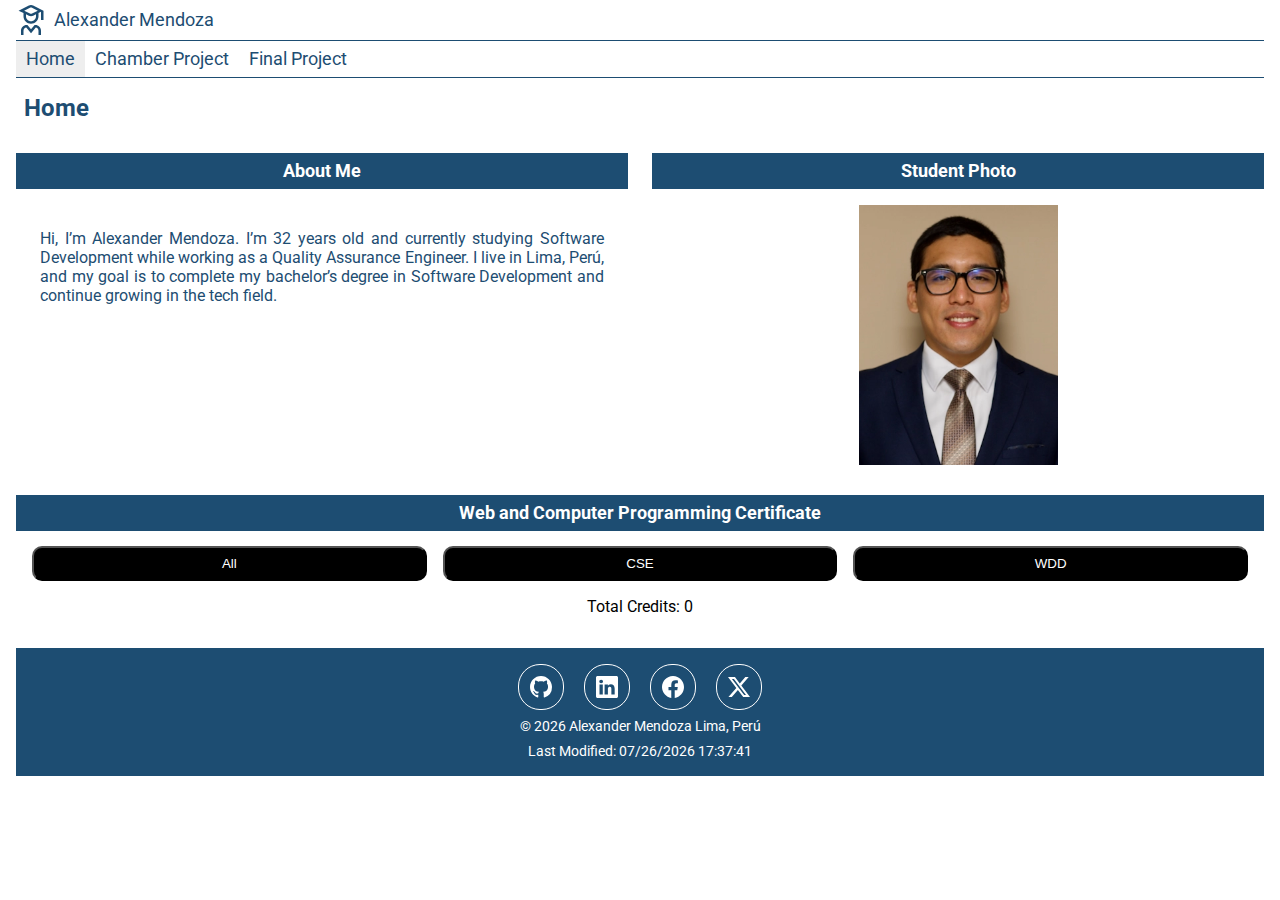
<file: index.html>
<!DOCTYPE html>
<html lang="en">

<head>
    <meta charset="UTF-8">
    <meta name="viewport" content="width=device-width, initial-scale=1.0">
    <title>Course Home Page</title>
    <meta name="author" content="Alexander Mendoza">
    <meta name="description" content="This is the home page for the WDD231">
    <link rel="preconnect" href="https://fonts.googleapis.com">
    <link rel="preconnect" href="https://fonts.gstatic.com" crossorigin>
    <link href="https://fonts.googleapis.com/css2?family=Roboto:ital,wght@0,100..900;1,100..900&display=swap"
        rel="stylesheet">
    <link rel="stylesheet" href="styles/small.css">
    <link rel="stylesheet" href="styles/larger.css">
    <script src="scripts/navigation.js" defer></script>
    <script src="scripts/courses.js" defer></script>
    <script src="scripts/dates.js" defer></script>
</head>

<body>
    <header>
        <img src="images/user-graduate.svg" alt="profile-picture">
        <span>Alexander Mendoza</span>
        <button id="menu" class="menu"></button>
    </header>
    <nav id="nav-bar" class="navigation">
        <ul>
            <li class="current"><a href="#">Home</a></li>
            <li><a href="#">Chamber Project</a></li>
            <li><a href="#">Final Project</a></li>
        </ul>
    </nav>
    <main>
        <h1>Home</h1>
        <div class="cards">
        <div class="about-me">
            <h2>About Me</h2>
            <p>Hi, I’m Alexander Mendoza. I’m 32 years old and currently studying Software Development while working as a
                Quality
                Assurance Engineer. I live in Lima, Perú, and my goal is to complete my bachelor’s degree in Software
                Development and
                continue growing in the tech field. </p>
        </div>
        <div class="photo">
            <h2>Student Photo</h2>
            <img src="images/latest.webp" alt="Lima, Perú">
        </div>
        <div class="certificate">
            <h2>Web and Computer Programming Certificate</h2>
            <div class="filters">
                <button id="all-courses">All</button>
                <button id="cse-courses">CSE</button>
                <button id="wdd-courses">WDD</button>
            </div>
            <p id="total-credits">Total Credits: 0</p>
            <div class="courses"></div>
        </div>
        </div>
    </main>
    <footer>
        <div class="social">
            <a href="https://github.com/AlexM2111V/wdd231" target="_blank"><img src="images/github.svg" alt="github" width="16" height="16"></a>
            <a href="https://www.linkedin.com/in/alexander-mendoza-v" target="_blank"><img src="images/linkedin.svg" alt="linkedin" width="16" height="16"></a>
            <a href="https://facebook.com" target="_blank"><img src="images/facebook.svg" alt="facebook" width="16" height="16"></a>
            <a href="https://x.com/" target="_blank"><img src="images/twitter-x.svg" alt="twitter" width="16" height="16"></a>
        </div>
        <p>&copy; <span id="currentYear"></span> Alexander Mendoza Lima, Perú</p>
        <p id="lastModified"></p>
    </footer>
</body>
</html>
</file>
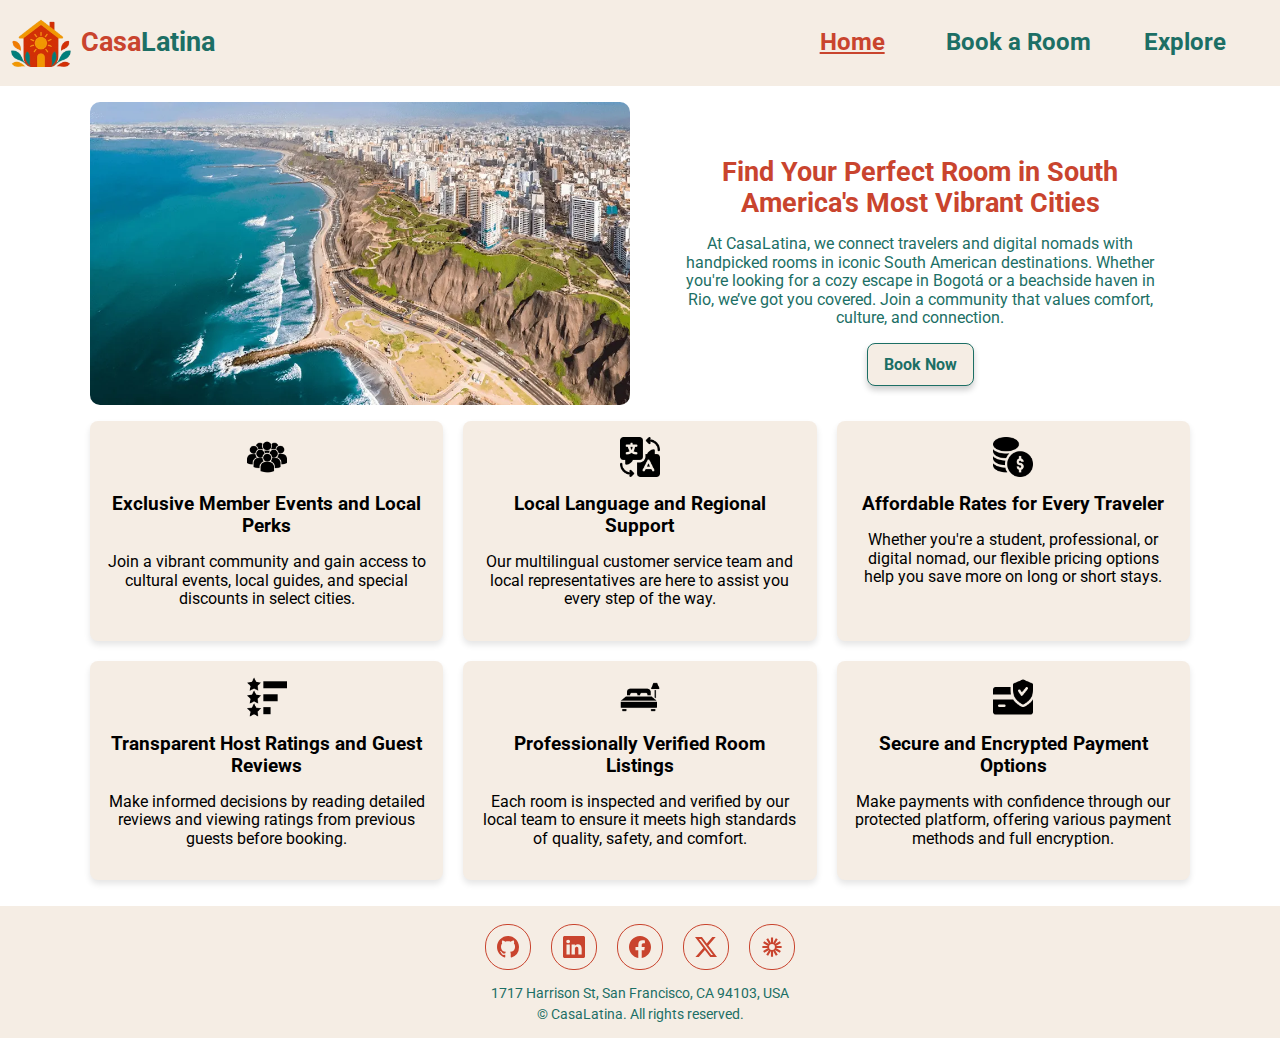
<file: finalproject/index.html>
<!DOCTYPE html>
<html lang="en-US">

<head>
    <meta charset="UTF-8">
    <meta name="viewport" content="width=device-width, initial-scale=1.0">
    <title>Casa Latina Home page</title>
    <meta name="author" content="Alexander Mendoza">
    <meta name="description"
        content="This is the home page for the Casa Latina website, which is the final project in the WDD231 course.">
    <meta property="og:title" content="Casa Latina Home Page">
    <meta property="og:description"
        content="Casa Latina celebrates Latin American culture, cuisine, and community. Discover authentic recipes, cultural stories, and events that bring people together through shared heritage.">
    <meta property="og:url" content="https://alexm2111v.github.io/wdd231/finalproject/index.html">
    <meta property="og:image" content="https://alexm2111v.github.io/wdd231/finalproject/images/hero.webp">
    <meta property="og:type" content="website">
    <link rel="icon" href="images/favicon.png" type="image/png" sizes="32x32">
    <link rel="preconnect" href="https://fonts.googleapis.com">
    <link rel="preconnect" href="https://fonts.gstatic.com" crossorigin>
    <link href="https://fonts.googleapis.com/css2?family=Roboto:ital,wght@0,100..900;1,100..900&display=swap"
        rel="stylesheet">
    <link rel="stylesheet" href="styles/normalize.css">
    <link rel="stylesheet" href="styles/common.css">
    <link rel="stylesheet" href="styles/home.css">
    <script src="scripts/common.js" defer></script>
    <script src="scripts/home.js" defer></script>
</head>

<body>
    <header>
        <img src="images/logo.webp" alt="profile-picture">
        <p><span class="casa">Casa</span><span class="latina">Latina</span></p>
        <button id="menu" aria-label="Open main menu"></button>
        <nav id="nav-bar" class="navigation">
            <ul>
                <li><a id="current" href="index.html">Home</a></li>
                <li><a href="booking.html">Book a Room</a></li>
                <li><a href="explore.html">Explore</a></li>
            </ul>
        </nav>
    </header>
    <main>
        <div class="hero">
            <picture>
                <source srcset="images/hero-small.webp" media="(max-width: 600px)">
                <img id="hero" src="images/hero.webp" alt="lima-main-square" loading="lazy">
            </picture>
            <div class="info">
                <h1>Find Your Perfect Room in South America's Most Vibrant Cities</h1>
                <p>At CasaLatina, we connect travelers and digital nomads with handpicked rooms in iconic South American
                    destinations.
                    Whether you're looking for a cozy escape in Bogotá or a beachside haven in Rio, we’ve got you
                    covered. Join a
                    community that values comfort, culture, and connection.</p>
                <a href="booking.html" class="cta-button">Book Now</a>
            </div>
        </div>
        <div id="spotlight"></div>
    </main>
    <footer>
        <div class="social">
            <a href="https://github.com/AlexM2111V/wdd231" target="_blank"><img src="images/github.svg"
                    alt="github page" width="16" height="16" loading="lazy"></a>
            <a href="https://www.linkedin.com/in/alexander-mendoza-v" target="_blank"><img src="images/linkedin.svg"
                    alt="linkedin" width="16" height="16" loading="lazy"></a>
            <a href="https://facebook.com" target="_blank"><img src="images/facebook.svg" alt="facebook" width="16"
                    height="16" loading="lazy"></a>
            <a href="https://x.com/" target="_blank"><img src="images/twitter-x.svg" alt="twitter" width="16"
                    height="16" loading="lazy"></a>
            <a href="https://www.loom.com/share/fa4e63a72225462d8ed4d83ad3f8f2f5?sid=cd1b5674-4c20-4e90-8561-b5487fa38b35" target="_blank"><img src="images/loom.svg" alt="twitter" width="16" height="16"
                    loading="lazy"></a>
        </div>
        <p>1717 Harrison St, San Francisco, CA 94103, USA</p>
        <p>&copy; <span id="currentYear"></span> CasaLatina. All rights reserved.</p>
        <p id="lastModified"></p>
    </footer>
</body>

</html>
</file>
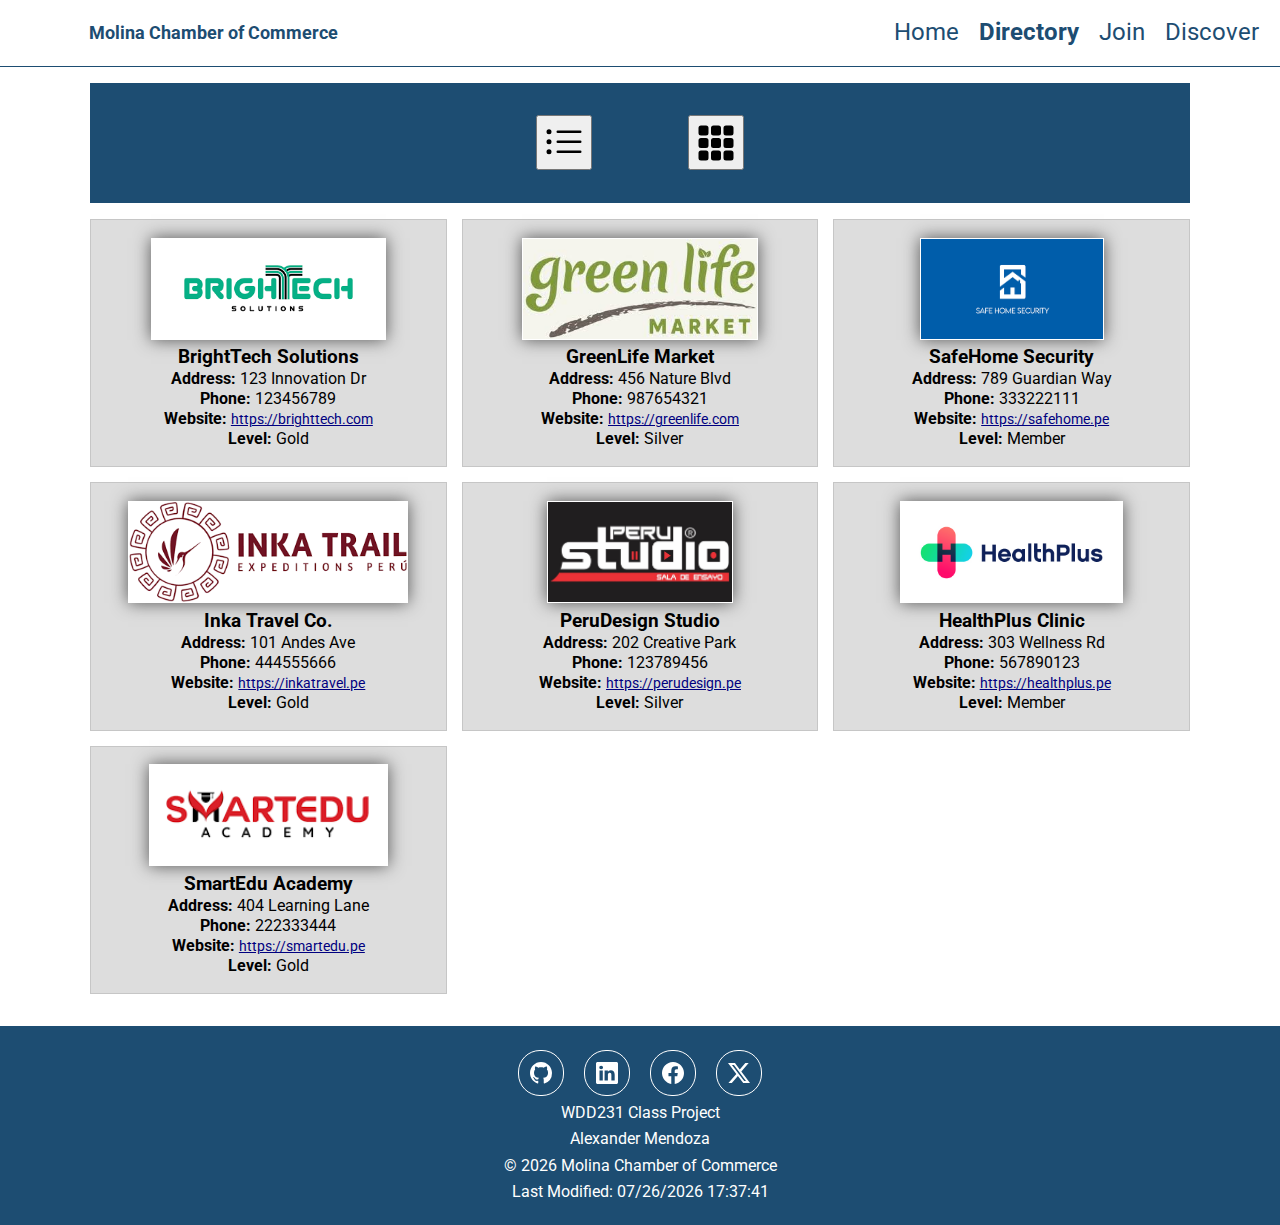
<file: chamber/directory.html>
<!DOCTYPE html>
<html lang="en">

<head>
    <meta charset="UTF-8">
    <meta name="viewport" content="width=device-width, initial-scale=1.0">
    <title>Chamber Directory Page - Alexander Mendoza</title>
    <meta name="author" content="Alexander Mendoza">
    <meta name="description"
        content="This is the chamber directory page for the Chamber of Commerce project in the WDD231 course.">
    <meta property="og:title" content="Chamber Directory - Alexander Mendoza">
    <meta property="og:description"
        content="Explore our Chamber of Commerce Member Directory — connect with trusted local businesses and service providers in your community.">
    <meta property="og:url" content="https://alexm2111v.github.io/wdd231/chamber/directory.html">
    <meta property="og:image" content="https://alexm2111v.github.io/wdd231/chamber/images/meta-image.png">
    <meta property="og:type" content="website">
    <link rel="icon" href="favicon.ico" type="image/x-icon">
    <link rel="preconnect" href="https://fonts.googleapis.com">
    <link rel="preconnect" href="https://fonts.gstatic.com" crossorigin>
    <link href="https://fonts.googleapis.com/css2?family=Roboto:ital,wght@0,100..900;1,100..900&display=swap"
        rel="stylesheet">
    <link rel="stylesheet" href="styles/normalize.css">
    <link rel="stylesheet" href="styles/small.css">
    <link rel="stylesheet" href="styles/larger.css">
    <script src="scripts/directory.js" defer></script>
</head>

<body>
    <header>
        <img src="../chamber/images/logo.svg" alt="profile-picture">
        <h1>Molina Chamber of Commerce</h1>
        <button id="menu" class="menu" aria-label="Open main menu"></button>
        <nav id="nav-bar" class="navigation">
            <ul>
                <li><a href="../index.html">Home</a></li>
                <li><a class="current" href="#">Directory</a></li>
                <li><a href="../join.html">Join</a></li>
                <li><a href="../discover.html">Discover</a></li>
            </ul>
        </nav>
    </header>
    <main>
        <div class="buttons">
            <button id="list">
                <img src="../chamber/images/list.svg" alt="list icon" width="24" height="24">
            </button>
            <button id="grid">
                <img src="../chamber/images/grid.svg" alt="grid icon" width="24" height="24">
            </button>
        </div>
        <article class="grid"></article>
    </main>
    <footer>
        <div class="social">
            <a href="https://github.com/AlexM2111V/wdd231" target="_blank"><img src="images/github.svg"
                    alt="github page" width="16" height="16"></a>
            <a href="https://www.linkedin.com/in/alexander-mendoza-v" target="_blank"><img src="images/linkedin.svg"
                    alt="linkedin" width="16" height="16"></a>
            <a href="https://facebook.com" target="_blank"><img src="images/facebook.svg" alt="facebook" width="16"
                    height="16"></a>
            <a href="https://x.com/" target="_blank"><img src="images/twitter-x.svg" alt="twitter" width="16"
                    height="16"></a>
        </div>
        <p>WDD231 Class Project</p>
        <p>Alexander Mendoza</p>
        <p>&copy; <span id="currentYear"></span> Molina Chamber of Commerce</p>
        <p id="lastModified"></p>
    </footer>
</body>

</html>
</file>
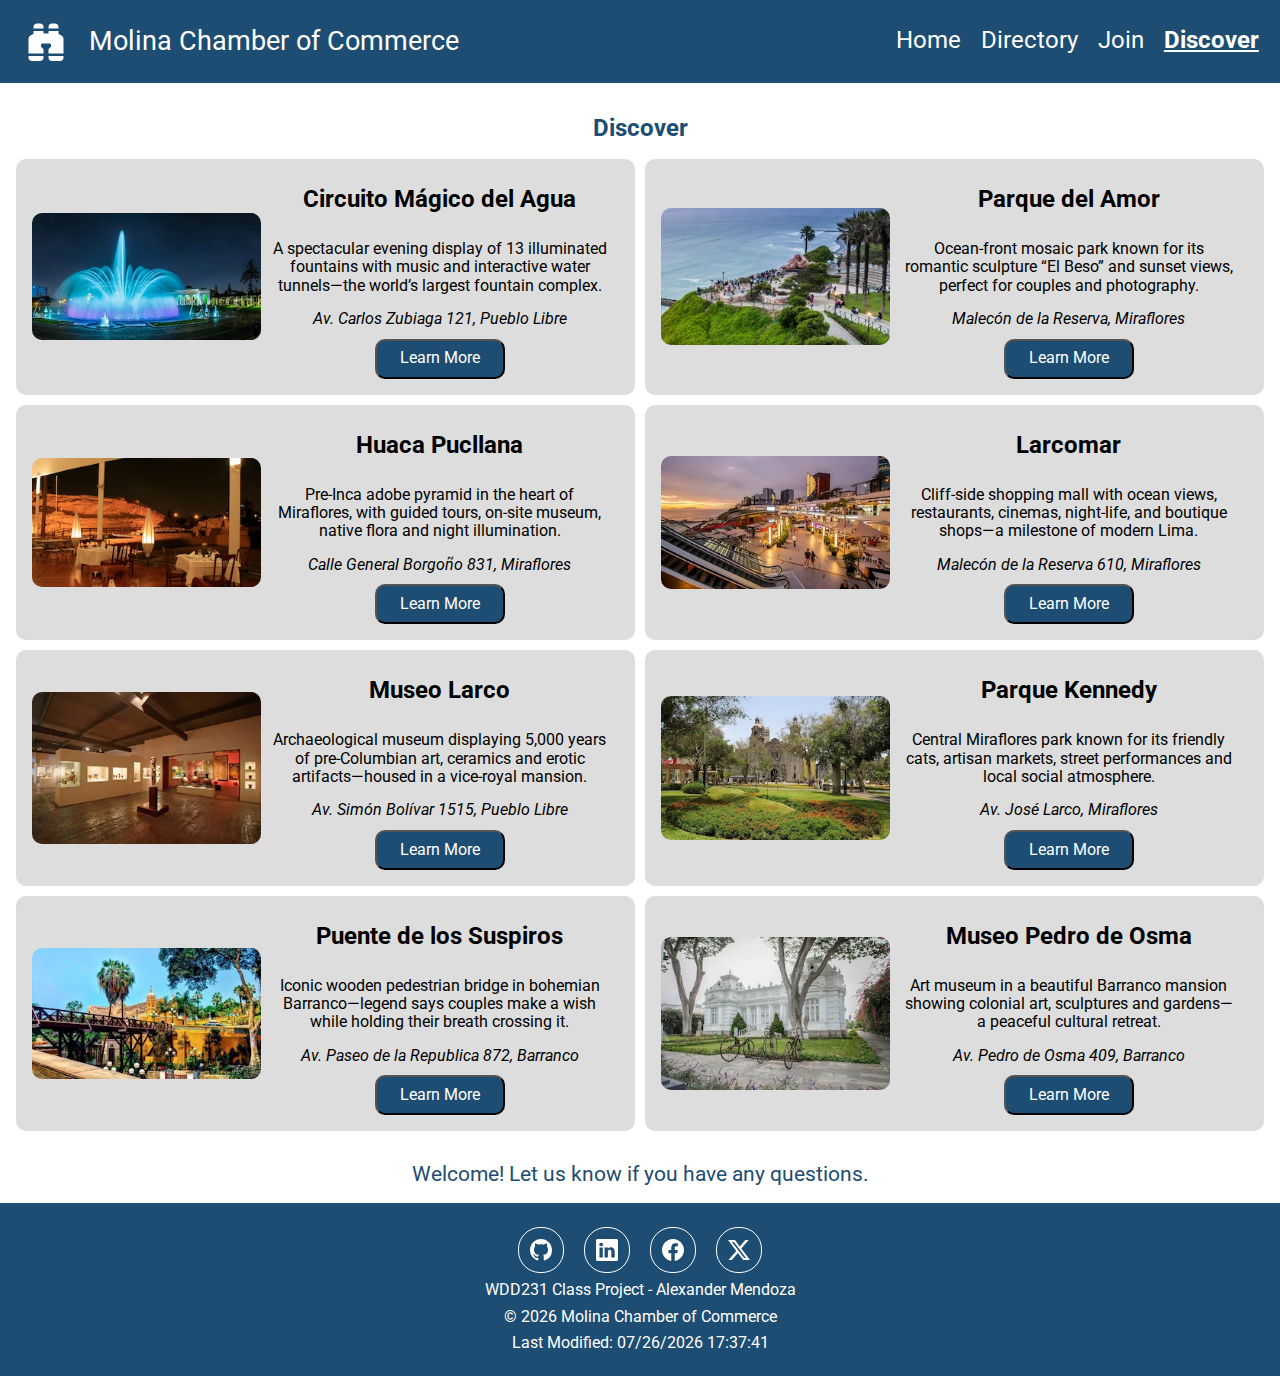
<file: chamber/discover.html>
<!DOCTYPE html>
<html lang="en">

<head>
    <meta charset="UTF-8">
    <meta name="viewport" content="width=device-width, initial-scale=1.0">
    <title>Molina Chamber of Commerce Discover Page</title>
    <meta name="author" content="Alexander Mendoza">
    <meta name="description"
        content="This is the discover page for the Molina Chamber of Commerce project in the WDD231 course.">
    <meta property="og:title" content="Molina Chamber of Commerce Discover Page - Alexander Mendoza">
    <meta property="og:description"
        content="Become a part of the Molina Chamber of Commerce and discover business opportunities, community events, and economic growth initiatives.">
    <meta property="og:url" content="https://alexm2111v.github.io/wdd231/chamber/discover.html">
    <meta property="og:image" content="https://alexm2111v.github.io/wdd231/chamber/images/meta-image.png">
    <meta property="og:type" content="website">
    <link rel="icon" href="favicon.ico" type="image/x-icon">
    <link rel="preconnect" href="https://fonts.googleapis.com">
    <link rel="preconnect" href="https://fonts.gstatic.com" crossorigin>
    <link href="https://fonts.googleapis.com/css2?family=Roboto:ital,wght@0,100..900;1,100..900&display=swap"
        rel="stylesheet">
    <link rel="stylesheet" href="styles/normalize.css">
    <link rel="stylesheet" href="styles/common.css">
    <link rel="stylesheet" href="styles/discover-small.css">
    <link rel="stylesheet" href="styles/discover-medium.css">
    <link rel="stylesheet" href="styles/discover-large.css">
    <script src="scripts/common.js" defer></script>
    <script src="scripts/discover.js" defer></script>
</head>

<body>
    <header>
        <img src="../chamber/images/logo.svg" alt="profile-picture">
        <span>Molina Chamber of Commerce</span>
        <button id="menu" class="menu" aria-label="Open main menu"></button>
        <nav id="nav-bar" class="navigation">
            <ul>
                <li><a href="index.html">Home</a></li>
                <li><a href="directory.html">Directory</a></li>
                <li><a href="join.html">Join</a></li>
                <li><a class="current" href="discover.html">Discover</a></li>
            </ul>
        </nav>
    </header>
    <main>
        <h1>Discover</h1>
        <div id="places"></div>
        <div id="visit-message"></div>
    </main>
    <footer>
        <div class="social">
            <a href="https://github.com/AlexM2111V/wdd231" target="_blank"><img src="images/github.svg"
                    alt="github page" width="16" height="16"></a>
            <a href="https://www.linkedin.com/in/alexander-mendoza-v" target="_blank"><img src="images/linkedin.svg"
                    alt="linkedin" width="16" height="16"></a>
            <a href="https://facebook.com" target="_blank"><img src="images/facebook.svg" alt="facebook" width="16"
                    height="16"></a>
            <a href="https://x.com/" target="_blank"><img src="images/twitter-x.svg" alt="twitter" width="16"
                    height="16"></a>
        </div>
        <p>WDD231 Class Project - Alexander Mendoza</p>
        <p>&copy; <span id="currentYear"></span> Molina Chamber of Commerce</p>
        <p id="lastModified"></p>
    </footer>
</body>

</html>
</file>
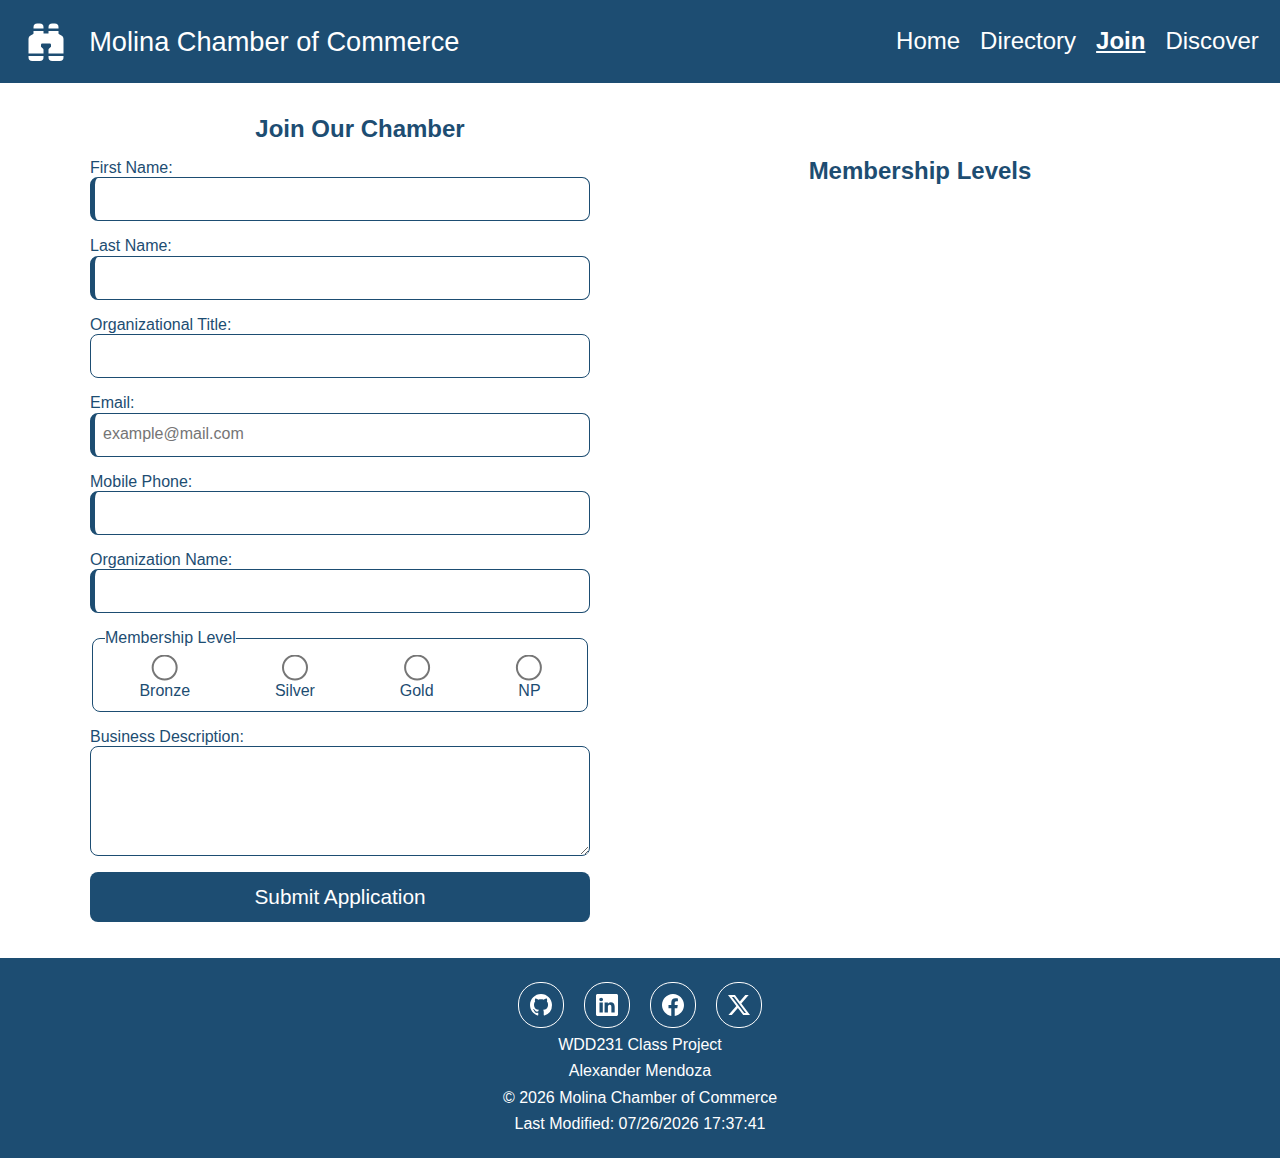
<file: chamber/join.html>
<!DOCTYPE html>
<html lang="en">

<head>
    <meta charset="UTF-8">
    <meta name="viewport" content="width=device-width, initial-scale=1.0">
    <title>Molina Chamber of Commerce Join Page</title>
    <meta name="author" content="Alexander Mendoza">
    <meta name="description"
        content="This is the join page for the Molina Chamber of Commerce project in the WDD231 course.">
    <meta property="og:title" content="Molina Chamber of Commerce Join Page - Alexander Mendoza">
    <meta property="og:description"
        content="Become a part of the Molina Chamber of Commerce and discover business opportunities, community events, and economic growth initiatives.">
    <meta property="og:url" content="https://alexm2111v.github.io/wdd231/chamber/join.html">
    <meta property="og:image" content="https://alexm2111v.github.io/wdd231/chamber/images/meta-image.png">
    <meta property="og:type" content="website">
    <link rel="icon" href="favicon.ico" type="image/x-icon">
    <link rel="preconnect" href="https://fonts.googleapis.com">
    <link rel="preconnect" href="https://fonts.gstatic.com" crossorigin>
    <link href="https://fonts.googleapis.com/css2?family=Roboto:ital,wght@0,100..900;1,100..900&display=swap"
        rel="stylesheet">
    <link rel="stylesheet" href="styles/normalize.css">
    <link rel="stylesheet" href="styles/common.css">
    <link rel="stylesheet" href="styles/join.css">
    <script src="scripts/common.js" defer></script>
    <script src="scripts/join.js" defer></script>
</head>

<body>
    <header>
        <img src="../chamber/images/logo.svg" alt="profile-picture">
        <span>Molina Chamber of Commerce</span>
        <button id="menu" class="menu" aria-label="Open main menu"></button>
        <nav id="nav-bar" class="navigation">
            <ul>
                <li><a href="index.html">Home</a></li>
                <li><a href="directory.html">Directory</a></li>
                <li><a class="current" href="join.html">Join</a></li>
                <li><a href="discover.html">Discover</a></li>
            </ul>
        </nav>
    </header>
    <main class="home">
        <div class="form">
            <h1>Join Our Chamber</h1>
            <form method="get" action="thankyou.html" id="membership-form">
                <label>First Name:
                    <input type="text" name="firstName" title="Enter your first name" required
                        autocomplete="given-name">
                </label>
                <label>
                    Last Name:
                    <input type="text" name="lastName" title="Enter your last name" required autocomplete="family-name">
                </label>
                <label>
                    Organizational Title:
                    <input type="text" name="orgTitle"
                        title="Enter your organizational title (letters, spaces, hyphens only)"
                        autocomplete="organization-title" pattern="[A-Za-z\s-]{3,}">
                </label>
                <label>
                    Email:
                    <input type="email" name="email" title="Enter your email address" placeholder="example@mail.com"
                        required autocomplete="email">
                </label>
                <label>
                    Mobile Phone:
                    <input type="tel" name="mobile" title="Enter your mobile phone number" required autocomplete="tel">
                </label>
                <label>
                    Organization Name:
                    <input type="text" name="organization" title="Enter your organization name" required
                        autocomplete="organization">
                </label>
                <fieldset>
                    <legend>Membership Level</legend>
                    <div class="radio-group">
                        <label><input type="radio" name="membership" value="Bronze" required>Bronze</label>
                        <label><input type="radio" name="membership" value="Silver">Silver</label>
                        <label><input type="radio" name="membership" value="Gold">Gold</label>
                        <label><input type="radio" name="membership" value="NP">NP</label>
                    </div>
                </fieldset>
                <label>
                    Business Description:
                    <textarea name="description" title="Enter your business description" rows="5"></textarea>
                </label>
                <input type="hidden" name="timestamp" id="timestamp">
                <input type="submit" value="Submit Application">
            </form>
        </div>
        <div class="membership-cards">
            <h1>Membership Levels</h1>

            <div class="card np">
                <h2>Non-Profit Membership</h2>
                <button popovertarget="popover-np" class="apply-button">Learn now</button>
            </div>

            <div class="card bronze">
                <h2>Bronze Membership</h2>
                <button popovertarget="popover-bronze" class="apply-button">Learn now</button>
            </div>

            <div class="card silver">
                <h2>Silver Membership</h2>
                <button popovertarget="popover-silver" class="apply-button">Learn now</button>
            </div>

            <div class="card gold">
                <h2>Gold Membership</h2>
                <button popovertarget="popover-gold" class="apply-button">Learn now</button>
            </div>
        </div>

        <!-- Popovers -->
        <dialog id="popover-np" popover>
            <button class="close-btn" popovertarget="popover-np" popovertargetaction="hide">&times;</button>
            <h3>Non-Profit Benefits</h3>
            <p>
                Designed with purpose-driven organizations in mind, our Non-Profit Membership gives you access to key
                tools and events that help amplify your mission — without stretching your budget.
            </p>
            <ul class="bulleted">
                <li>Free training sessions</li>
                <li>Networking events</li>
                <li>Basic event discounts</li>
                <li>Homepage listing</li>
            </ul>
        </dialog>

        <dialog id="popover-bronze" popover>
            <button class="close-btn" popovertarget="popover-bronze" popovertargetaction="hide">&times;</button>
            <h3>Bronze Benefits</h3>
            <p>
                A solid start for individuals and small teams looking to connect, learn, and grow.
                Bronze Membership gives you essential perks and early access to community opportunities.
            </p>
            <ul class="bulleted">
                <li>10% off events</li>
                <li>Priority registration</li>
                <li>Member-only webinars</li>
            </ul>
        </dialog>

        <dialog id="popover-silver" popover>
            <button class="close-btn" popovertarget="popover-silver" popovertargetaction="hide">&times;</button>
            <h3>Silver Benefits</h3>
            <p>
                Ready to grow your reach? Silver members enjoy boosted visibility and access to exclusive content,
                making it easier to scale your presence and deepen connections.
            </p>
            <ul class="bulleted">
                <li>25% off events</li>
                <li>Featured directory listing</li>
                <li>Access to recordings</li>
                <li>Private meetups</li>
            </ul>
        </dialog>

        <dialog id="popover-gold" popover>
            <button class="close-btn" popovertarget="popover-gold" popovertargetaction="hide">&times;</button>
            <h3>Gold Benefits</h3>
            <p>
                Unlock elite access to our most powerful features. Gold members are always one step ahead — with premium
                visibility, deep discounts, and insider perks designed to elevate your impact.
            </p>
            <ul class="bulleted">
                <li>50% off all events</li>
                <li>Homepage spotlight</li>
                <li>Strategy consultations</li>
                <li>Early access to features</li>
            </ul>
        </dialog>

    </main>
    <footer>
        <div class="social">
            <a href="https://github.com/AlexM2111V/wdd231" target="_blank"><img src="images/github.svg"
                    alt="github page" width="16" height="16"></a>
            <a href="https://www.linkedin.com/in/alexander-mendoza-v" target="_blank"><img src="images/linkedin.svg"
                    alt="linkedin" width="16" height="16"></a>
            <a href="https://facebook.com" target="_blank"><img src="images/facebook.svg" alt="facebook" width="16"
                    height="16"></a>
            <a href="https://x.com/" target="_blank"><img src="images/twitter-x.svg" alt="twitter" width="16"
                    height="16"></a>
        </div>
        <p>WDD231 Class Project</p>
        <p>Alexander Mendoza</p>
        <p>&copy; <span id="currentYear"></span> Molina Chamber of Commerce</p>
        <p id="lastModified"></p>
    </footer>
</body>

</html>
</file>
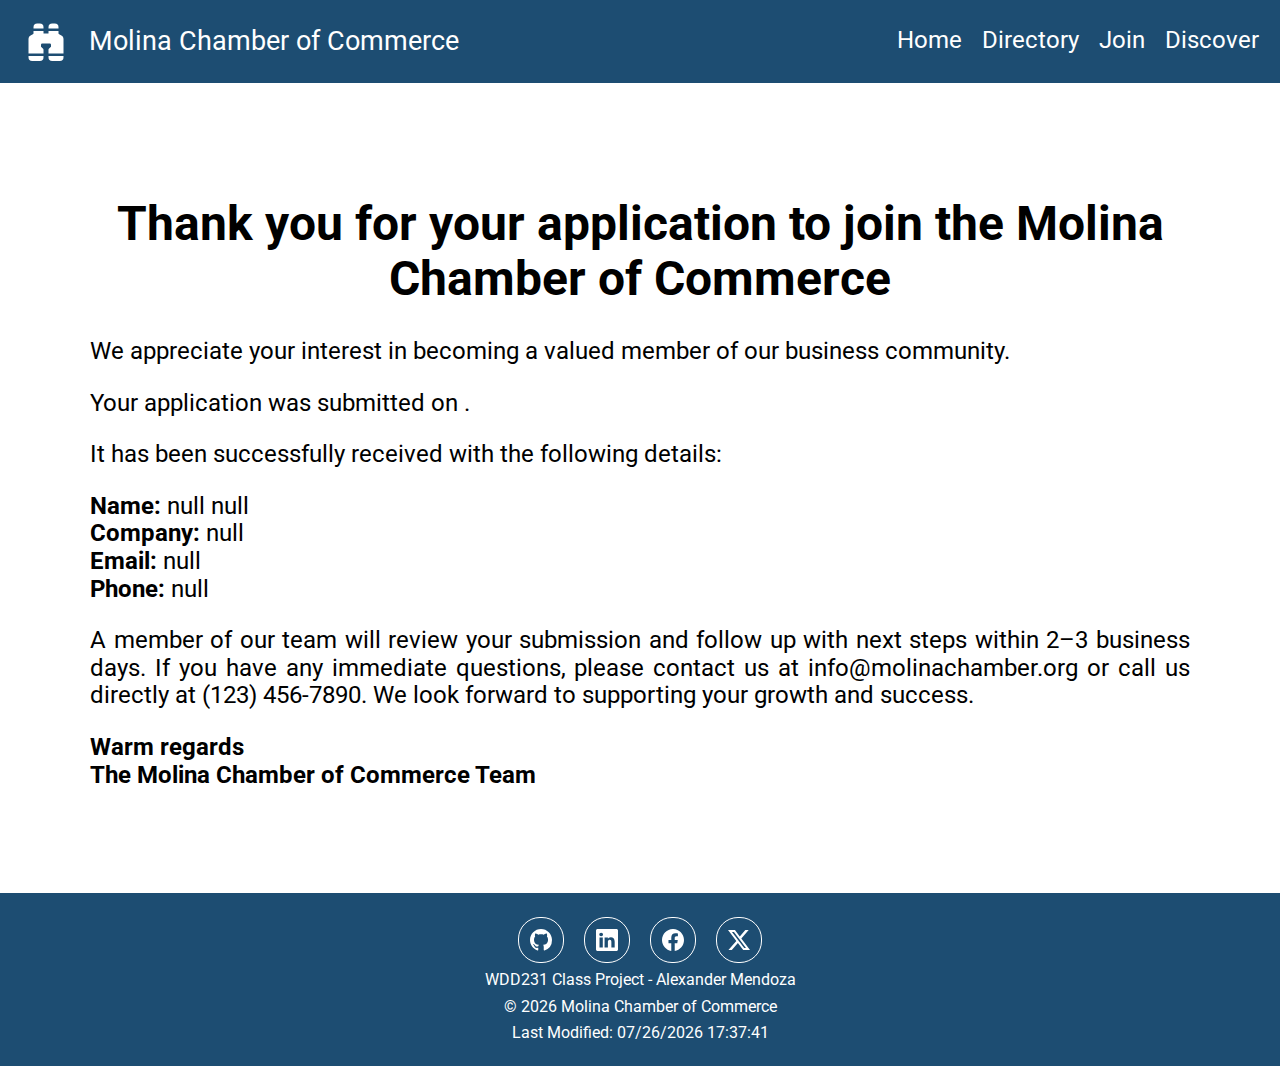
<file: chamber/thankyou.html>
<!DOCTYPE html>
<html lang="en">

<head>
    <meta charset="UTF-8">
    <meta name="viewport" content="width=device-width, initial-scale=1.0">
    <title>Molina Chamber of Commerce Thank you Page</title>
    <meta name="author" content="Alexander Mendoza">
    <meta name="description"
        content="This is the thank you page for the Molina Chamber of Commerce project in the WDD231 course.">
    <meta property="og:title" content="Molina Chamber of Commerce Thank you Page - Alexander Mendoza">
    <meta property="og:description"
        content="Receive confirmation of your submission. Joining our community is the best option.">
    <meta property="og:url" content="https://alexm2111v.github.io/wdd231/chamber/join.html">
    <meta property="og:image" content="https://alexm2111v.github.io/wdd231/chamber/images/meta-image.png">
    <meta property="og:type" content="website">
    <link rel="icon" href="favicon.ico" type="image/x-icon">
    <link rel="preconnect" href="https://fonts.googleapis.com">
    <link rel="preconnect" href="https://fonts.gstatic.com" crossorigin>
    <link href="https://fonts.googleapis.com/css2?family=Roboto:ital,wght@0,100..900;1,100..900&display=swap"
        rel="stylesheet">
    <link rel="stylesheet" href="styles/normalize.css">
    <link rel="stylesheet" href="styles/common.css">
    <link rel="stylesheet" href="styles/thankyou.css">
    <script src="scripts/common.js" defer></script>
    <script src="scripts/thankyou.js" defer></script>
</head>

<body>
    <header>
        <img src="../chamber/images/logo.svg" alt="profile-picture">
        <span>Molina Chamber of Commerce</span>
        <button id="menu" class="menu" aria-label="Open main menu"></button>
        <nav id="nav-bar" class="navigation">
            <ul>
                <li><a href="index.html">Home</a></li>
                <li><a href="directory.html">Directory</a></li>
                <li><a href="join.html">Join</a></li>
                <li><a href="discover.html">Discover</a></li>
            </ul>
        </nav>
    </header>
    <main>
        <p id="results"></p>
    </main>
    <footer>
        <div class="social">
            <a href="https://github.com/AlexM2111V/wdd231" target="_blank"><img src="images/github.svg"
                    alt="github page" width="16" height="16"></a>
            <a href="https://www.linkedin.com/in/alexander-mendoza-v" target="_blank"><img src="images/linkedin.svg"
                    alt="linkedin" width="16" height="16"></a>
            <a href="https://facebook.com" target="_blank"><img src="images/facebook.svg" alt="facebook" width="16"
                    height="16"></a>
            <a href="https://x.com/" target="_blank"><img src="images/twitter-x.svg" alt="twitter" width="16"
                    height="16"></a>
        </div>
        <p>WDD231 Class Project - Alexander Mendoza</p>
        <p>&copy; <span id="currentYear"></span> Molina Chamber of Commerce</p>
        <p id="lastModified"></p>
    </footer>
</body>

</html>
</file>
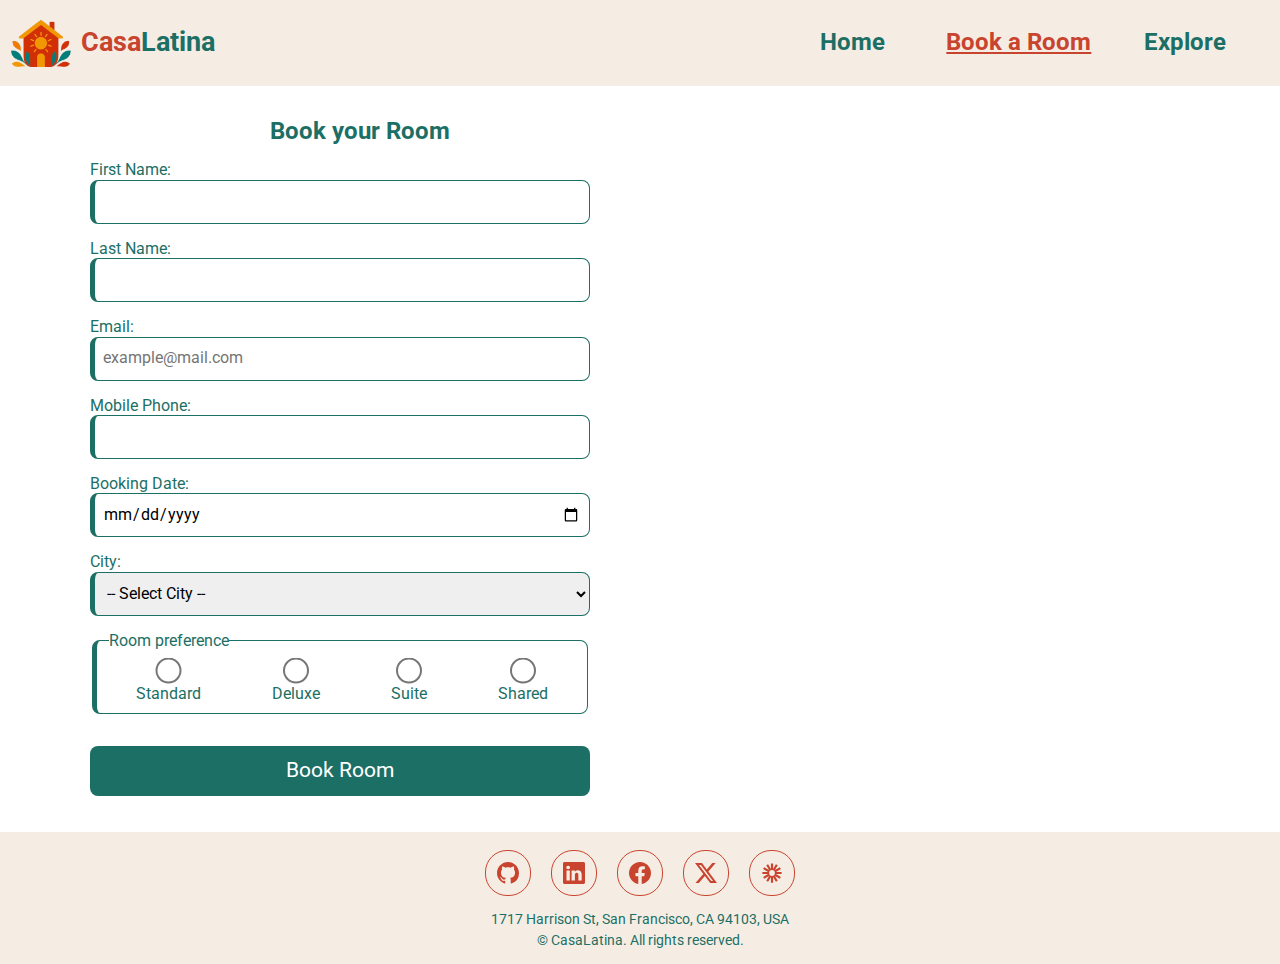
<file: finalproject/booking.html>
<!DOCTYPE html>
<html lang="en-US">

<head>
    <meta charset="UTF-8">
    <meta name="viewport" content="width=device-width, initial-scale=1.0">
    <title>Casa Latina Booking page</title>
    <meta name="author" content="Alexander Mendoza">
    <meta name="description"
        content="This is the booking page for the Casa Latina website, which is the final project in the WDD231 course.">
    <meta property="og:title" content="Casa Latina Booking Page">
    <meta property="og:description"
        content="Book your stay with Casa Latina and immerse yourself in the warmth of Latin American hospitality. Choose your city, select your room, and start your journey today.">
    <meta property="og:url" content="https://alexm2111v.github.io/wdd231/finalproject/booking.html">
    <meta property="og:image" content="https://alexm2111v.github.io/wdd231/finalproject/images/hero.webp">
    <meta property="og:type" content="website">
    <link rel="icon" href="images/favicon.png" type="image/png" sizes="32x32">
    <link rel="preconnect" href="https://fonts.googleapis.com">
    <link rel="preconnect" href="https://fonts.gstatic.com" crossorigin>
    <link href="https://fonts.googleapis.com/css2?family=Roboto:ital,wght@0,100..900;1,100..900&display=swap"
        rel="stylesheet">
    <link rel="stylesheet" href="styles/normalize.css">
    <link rel="stylesheet" href="styles/common.css">
    <link rel="stylesheet" href="styles/booking.css">
    <script src="scripts/common.js" defer></script>
    <script src="scripts/booking.js" defer></script>
</head>

<body>
    <header>
        <img src="images/logo.webp" alt="profile-picture">
        <p><span class="casa">Casa</span><span class="latina">Latina</span></p>
        <button id="menu" aria-label="Open main menu"></button>
        <nav id="nav-bar" class="navigation">
            <ul>
                <li><a href="index.html">Home</a></li>
                <li><a id="current" href="booking.html">Book a Room</a></li>
                <li><a href="explore.html">Explore</a></li>
            </ul>
        </nav>
    </header>
    <main>
        <div>
            <h1>Book your Room</h1>
            <form method="get" action="confirmation.html" id="booking-form">
                <label>First Name:
                    <input type="text" name="firstName" title="Enter your first name" required
                        autocomplete="given-name">
                </label>
                <label>
                    Last Name:
                    <input type="text" name="lastName" title="Enter your last name" required autocomplete="family-name">
                </label>
                <label>
                    Email:
                    <input type="email" name="email" title="Enter your email address" placeholder="example@mail.com"
                        required autocomplete="email">
                </label>
                <label>
                    Mobile Phone:
                    <input type="tel" name="mobile" title="Enter your mobile phone number" required autocomplete="tel">
                </label>
                <label>
                    Booking Date:
                    <input type="date" name="booking-date" title="Select your booking date" required>
                </label>
                <label>
                    City:
                    <select name="city" title="Select the city you want to stay in" required>
                        <option value="">-- Select City --</option>
                        <option value="Bogotá">Bogotá</option>
                        <option value="Brasilia">Brasilia</option>
                        <option value="Buenos Aires">Buenos Aires</option>
                        <option value="Lima">Lima</option>
                        <option value="Montevideo">Montevideo</option>
                        <option value="Quito">Quito</option>
                        <option value="Santiago">Santiago</option>
                    </select>
                </label>
                <fieldset>
                    <legend>Room preference</legend>
                    <div class="radio-group">
                        <label><input type="radio" name="room-preference" value="Standard" required>Standard</label>
                        <label><input type="radio" name="room-preference" value="Deluxe">Deluxe</label>
                        <label><input type="radio" name="room-preference" value="Suite">Suite</label>
                        <label><input type="radio" name="room-preference" value="Shared">Shared</label>
                    </div>
                </fieldset>
                <p id="room-booked"></p>
                <input type="submit" value="Book Room">
            </form>
        </div>
        <div class="rooms-cards">
            <div class="card">
                <h2>Shared Room $30</h2>
                <button popovertarget="popover-shared" class="apply-button">More details</button>
            </div>

            <div class="card">
                <h2>Standard Room $50</h2>
                <button popovertarget="popover-standard" class="apply-button">More details</button>
            </div>

            <div class="card">
                <h2>Deluxe Room $90</h2>
                <button popovertarget="popover-deluxe" class="apply-button">More details</button>
            </div>

            <div class="card">
                <h2>Suite Room $120</h2>
                <button popovertarget="popover-suite" class="apply-button">More details</button>
            </div>
        </div>
        <dialog id="popover-shared" popover>
            <button class="close-btn" popovertarget="popover-shared" popovertargetaction="hide">&times;</button>
            <h3>Shared Room $30</h3>
            <p>
                A bed in a shared space with other guests. Ideal for budget travelers, backpackers, or those seeking a
                social
                experience.
            </p>
            <ul class="bulleted">
                <li>Shared sleeping area (bunk or single bed)</li>
                <li>Shared bathroom</li>
                <li>Lockers for personal items</li>
                <li>Common areas: lounge, kitchen</li>
            </ul>
        </dialog>

        <dialog id="popover-standard" popover>
            <button class="close-btn" popovertarget="popover-standard" popovertargetaction="hide">&times;</button>
            <h3>Standard Room $50</h3>
            <p>
                A private room with basic furnishings and amenities. Often includes a private bathroom.
            </p>
            <ul class="bulleted">
                <li>1 queen or 2 twin beds</li>
                <li>Private bathroom</li>
                <li>Wi-Fi, TV, and air conditioning</li>
                <li>Work desk and closet</li>
            </ul>
        </dialog>

        <dialog id="popover-deluxe" popover>
            <button class="close-btn" popovertarget="popover-deluxe" popovertargetaction="hide">&times;</button>
            <h3>Deluxe Room $90</h3>
            <p>
                A larger, more comfortable private room with upgraded décor, views, and enhanced amenities.
            </p>
            <ul class="bulleted">
                <li>King or queen bed with premium bedding</li>
                <li>Private bathroom with upscale fixtures</li>
                <li>Mini-fridge, coffee maker, or minibar</li>
                <li>Better views or balcony</li>
            </ul>
        </dialog>

        <dialog id="popover-suite" popover>
            <button class="close-btn" popovertarget="popover-suite" popovertargetaction="hide">&times;</button>
            <h3>Suite Room $120</h3>
            <p>
                A premium accommodation with separate living and sleeping areas, often with luxurious furnishings and
                services.
            </p>
            <ul class="bulleted">
                <li>Bedroom + separate living room or office space</li>
                <li>Premium furniture and high-end design</li>
                <li>Full Kitchen</li>
                <li>Extra services: room service, concierge, laundry</li>
            </ul>
        </dialog>
    </main>
    <footer>
        <div class="social">
            <a href="https://github.com/AlexM2111V/wdd231" target="_blank"><img src="images/github.svg" alt="github page"
                    width="16" height="16" loading="lazy"></a>
            <a href="https://www.linkedin.com/in/alexander-mendoza-v" target="_blank"><img src="images/linkedin.svg"
                    alt="linkedin" width="16" height="16" loading="lazy"></a>
            <a href="https://facebook.com" target="_blank"><img src="images/facebook.svg" alt="facebook" width="16"
                    height="16" loading="lazy"></a>
            <a href="https://x.com/" target="_blank"><img src="images/twitter-x.svg" alt="twitter" width="16" height="16"
                    loading="lazy"></a>
            <a href="https://www.loom.com/share/fa4e63a72225462d8ed4d83ad3f8f2f5?sid=cd1b5674-4c20-4e90-8561-b5487fa38b35"
                target="_blank"><img src="images/loom.svg" alt="twitter" width="16" height="16" loading="lazy"></a>
        </div>
        <p>1717 Harrison St, San Francisco, CA 94103, USA</p>
        <p>&copy; <span id="currentYear"></span> CasaLatina. All rights reserved.</p>
        <p id="lastModified"></p>
    </footer>
</body>

</html>
</file>
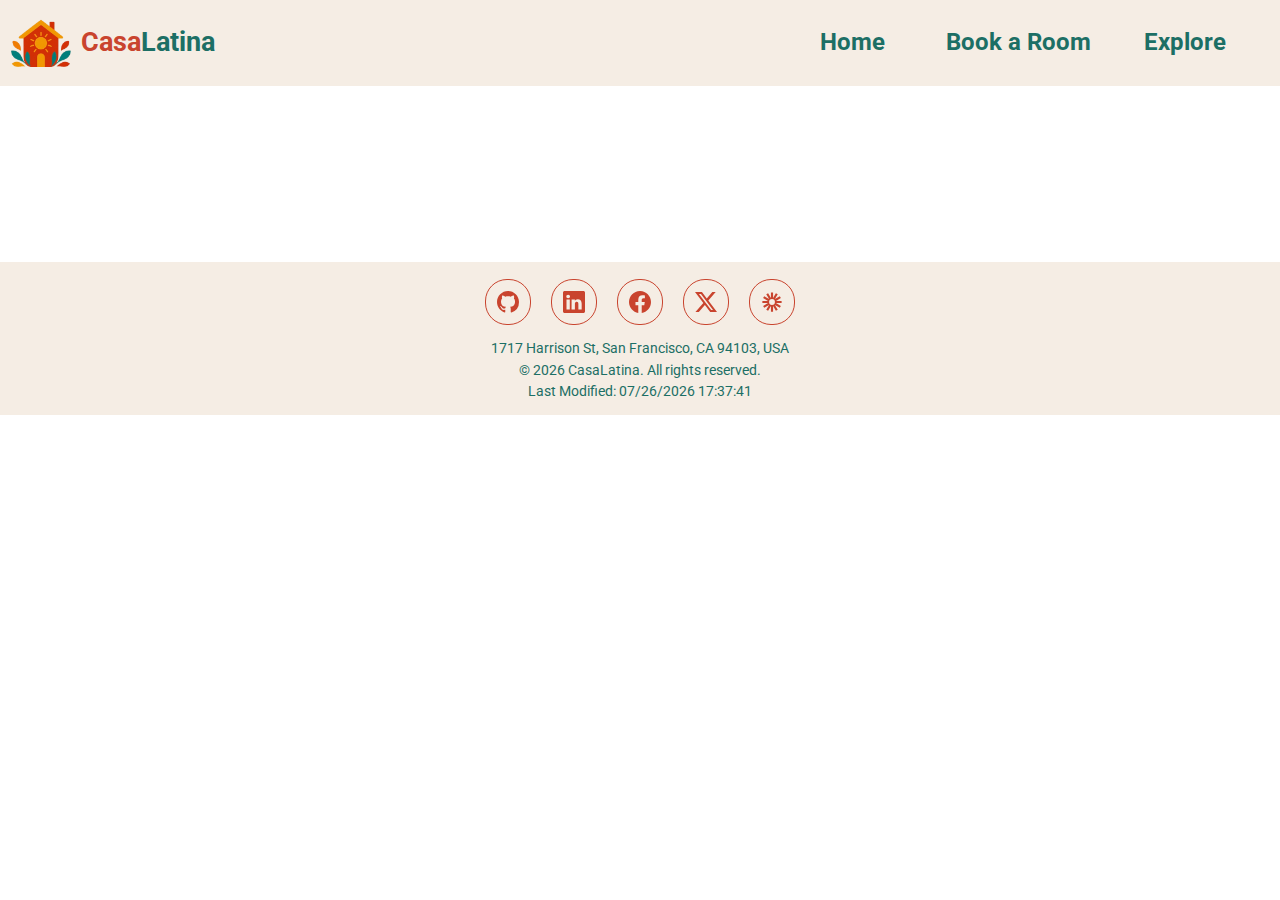
<file: finalproject/confirmation.html>
<!DOCTYPE html>
<html lang="en-US">

<head>
    <meta charset="UTF-8">
    <meta name="viewport" content="width=device-width, initial-scale=1.0">
    <title>Casa Latina Confirmation page</title>
    <meta name="author" content="Alexander Mendoza">
    <meta name="description"
        content="This is the Confirmation page for the Casa Latina website.">
    <meta property="og:title" content="Casa Latina Confirmation Page">
    <meta property="og:description"
        content="Your Casa Latina booking is confirmed! Get ready to experience authentic Latin American culture, comfort, and hospitality in your chosen city.">
    <meta property="og:url" content="https://alexm2111v.github.io/wdd231/finalproject/confirmation.html">
    <meta property="og:image" content="https://alexm2111v.github.io/wdd231/finalproject/images/hero.webp">
    <meta property="og:type" content="website">
    <link rel="icon" href="images/favicon.png" type="image/png" sizes="32x32">
    <link rel="preconnect" href="https://fonts.googleapis.com">
    <link rel="preconnect" href="https://fonts.gstatic.com" crossorigin>
    <link href="https://fonts.googleapis.com/css2?family=Roboto:ital,wght@0,100..900;1,100..900&display=swap"
        rel="stylesheet">
    <link rel="stylesheet" href="styles/normalize.css">
    <link rel="stylesheet" href="styles/common.css">
    <link rel="stylesheet" href="styles/confirmation.css">
    <script src="scripts/common.js" defer></script>
    <script src="scripts/confirmation.js" defer></script>
</head>

<body>
    <header>
        <img src="images/logo.webp" alt="profile-picture">
        <p><span class="casa">Casa</span><span class="latina">Latina</span></p>
        <button id="menu" class="menu" aria-label="Open main menu"></button>
        <nav id="nav-bar" class="navigation">
            <ul>
                <li><a href="index.html">Home</a></li>
                <li><a href="booking.html">Book a Room</a></li>
                <li><a href="explore.html">Explore</a></li>
            </ul>
        </nav>
    </header>
    <main>
        <p id="confirmation-message"></p>
    </main>
    <footer>
        <div class="social">
            <a href="https://github.com/AlexM2111V/wdd231" target="_blank"><img src="images/github.svg" alt="github page"
                    width="16" height="16" loading="lazy"></a>
            <a href="https://www.linkedin.com/in/alexander-mendoza-v" target="_blank"><img src="images/linkedin.svg"
                    alt="linkedin" width="16" height="16" loading="lazy"></a>
            <a href="https://facebook.com" target="_blank"><img src="images/facebook.svg" alt="facebook" width="16"
                    height="16" loading="lazy"></a>
            <a href="https://x.com/" target="_blank"><img src="images/twitter-x.svg" alt="twitter" width="16" height="16"
                    loading="lazy"></a>
            <a href="https://www.loom.com/share/fa4e63a72225462d8ed4d83ad3f8f2f5?sid=cd1b5674-4c20-4e90-8561-b5487fa38b35"
                target="_blank"><img src="images/loom.svg" alt="twitter" width="16" height="16" loading="lazy"></a>
        </div>
        <p>1717 Harrison St, San Francisco, CA 94103, USA</p>
        <p>&copy; <span id="currentYear"></span> CasaLatina. All rights reserved.</p>
        <p id="lastModified"></p>
    </footer>
</body>

</html>
</file>
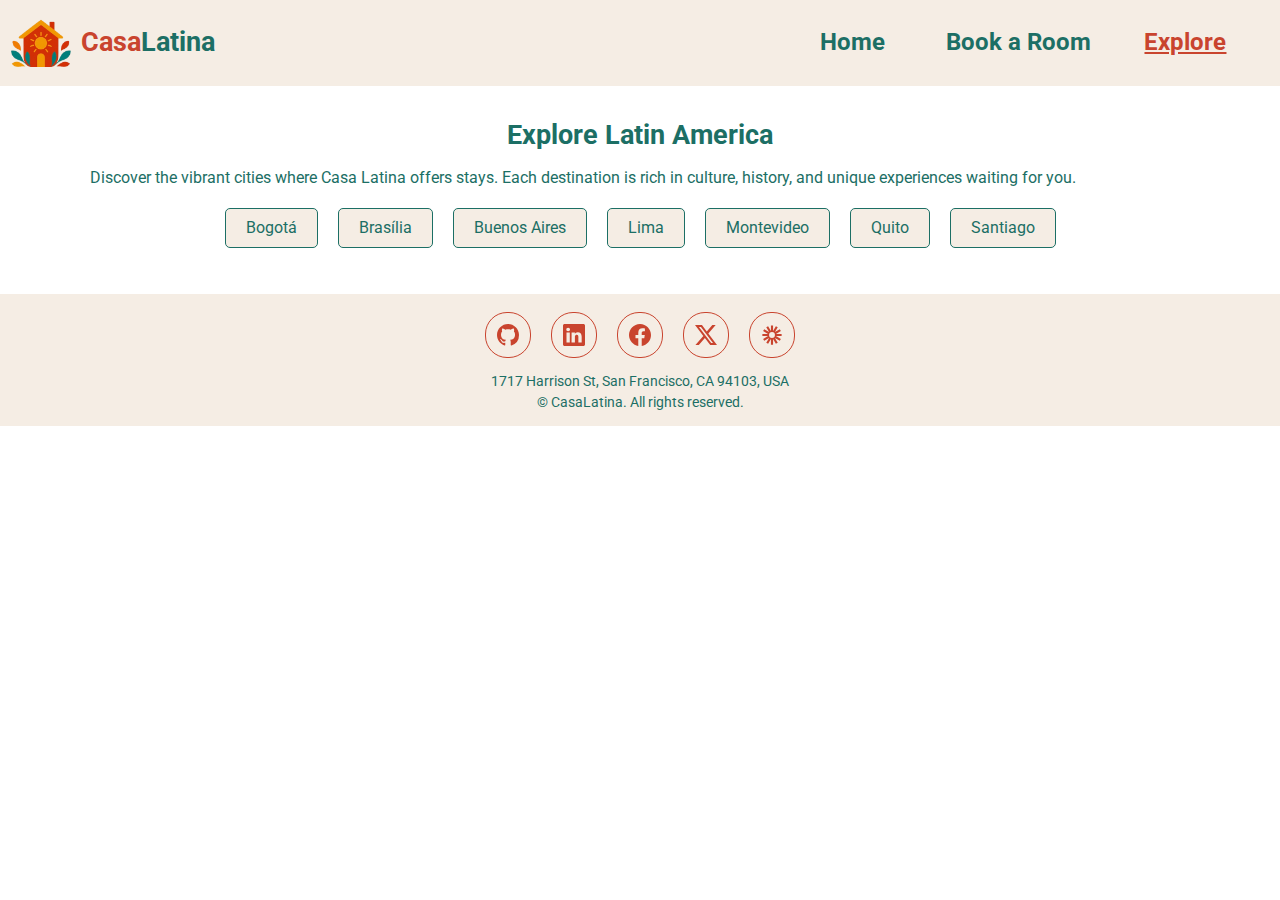
<file: finalproject/explore.html>
<!DOCTYPE html>
<html lang="en-US">

<head>
    <meta charset="UTF-8">
    <meta name="viewport" content="width=device-width, initial-scale=1.0">
    <title>Casa Latina Explore page</title>
    <meta name="author" content="Alexander Mendoza">
    <meta name="description"
        content="This is the explore page for the Casa Latina website, which is the final project in the WDD231 course.">
    <meta property="og:title" content="Casa Latina Explore Page">
    <meta property="og:description"
        content="Explore the vibrant cities of Latin America with Casa Latina. Discover top attractions, hidden gems, and cultural highlights in the destinations where we offer stays.">
    <meta property="og:url" content="https://alexm2111v.github.io/wdd231/finalproject/explore.html">
    <meta property="og:image" content="https://alexm2111v.github.io/wdd231/finalproject/images/hero.webp">
    <meta property="og:type" content="website">
    <link rel="icon" href="images/favicon.png" type="image/png" sizes="32x32">
    <link rel="preconnect" href="https://fonts.googleapis.com">
    <link rel="preconnect" href="https://fonts.gstatic.com" crossorigin>
    <link href="https://fonts.googleapis.com/css2?family=Roboto:ital,wght@0,100..900;1,100..900&display=swap"
        rel="stylesheet">
    <link rel="stylesheet" href="styles/normalize.css">
    <link rel="stylesheet" href="styles/common.css">
    <link rel="stylesheet" href="styles/explore.css">
    <script src="scripts/common.js" defer></script>
    <script src="scripts/explore.js" defer></script>
</head>

<body>
    <header>
        <img src="images/logo.webp" alt="profile-picture">
        <p><span class="casa">Casa</span><span class="latina">Latina</span></p>
        <button id="menu" aria-label="Open main menu"></button>
        <nav id="nav-bar" class="navigation">
            <ul>
                <li><a href="index.html">Home</a></li>
                <li><a href="booking.html">Book a Room</a></li>
                <li><a id="current" href="explore.html">Explore</a></li>
            </ul>
        </nav>
    </header>
    <main>
        <h1>Explore Latin America</h1>
        <p>Discover the vibrant cities where Casa Latina offers stays. Each destination is rich in culture, history, and
            unique experiences waiting for you.</p>
        <div class="filters">
            <button id="bogota">Bogotá</button>
            <button id="brasilia">Brasília</button>
            <button id="buenos-aires">Buenos Aires</button>
            <button id="lima">Lima</button>
            <button id="montevideo">Montevideo</button>
            <button id="quito">Quito</button>
            <button id="santiago">Santiago</button>
        </div>
        <div id="places"></div>
    </main>
    <footer>
        <div class="social">
            <a href="https://github.com/AlexM2111V/wdd231" target="_blank"><img src="images/github.svg"
                    alt="github page" width="16" height="16" loading="lazy"></a>
            <a href="https://www.linkedin.com/in/alexander-mendoza-v" target="_blank"><img src="images/linkedin.svg"
                    alt="linkedin" width="16" height="16" loading="lazy"></a>
            <a href="https://facebook.com" target="_blank"><img src="images/facebook.svg" alt="facebook" width="16"
                    height="16" loading="lazy"></a>
            <a href="https://x.com/" target="_blank"><img src="images/twitter-x.svg" alt="twitter" width="16"
                    height="16" loading="lazy"></a>
            <a href="https://www.loom.com/share/fa4e63a72225462d8ed4d83ad3f8f2f5?sid=cd1b5674-4c20-4e90-8561-b5487fa38b35"
                target="_blank"><img src="images/loom.svg" alt="twitter" width="16" height="16" loading="lazy"></a>
        </div>
        <p>1717 Harrison St, San Francisco, CA 94103, USA</p>
        <p>&copy; <span id="currentYear"></span> CasaLatina. All rights reserved.</p>
        <p id="lastModified"></p>
    </footer>
</body>

</html>
</file>
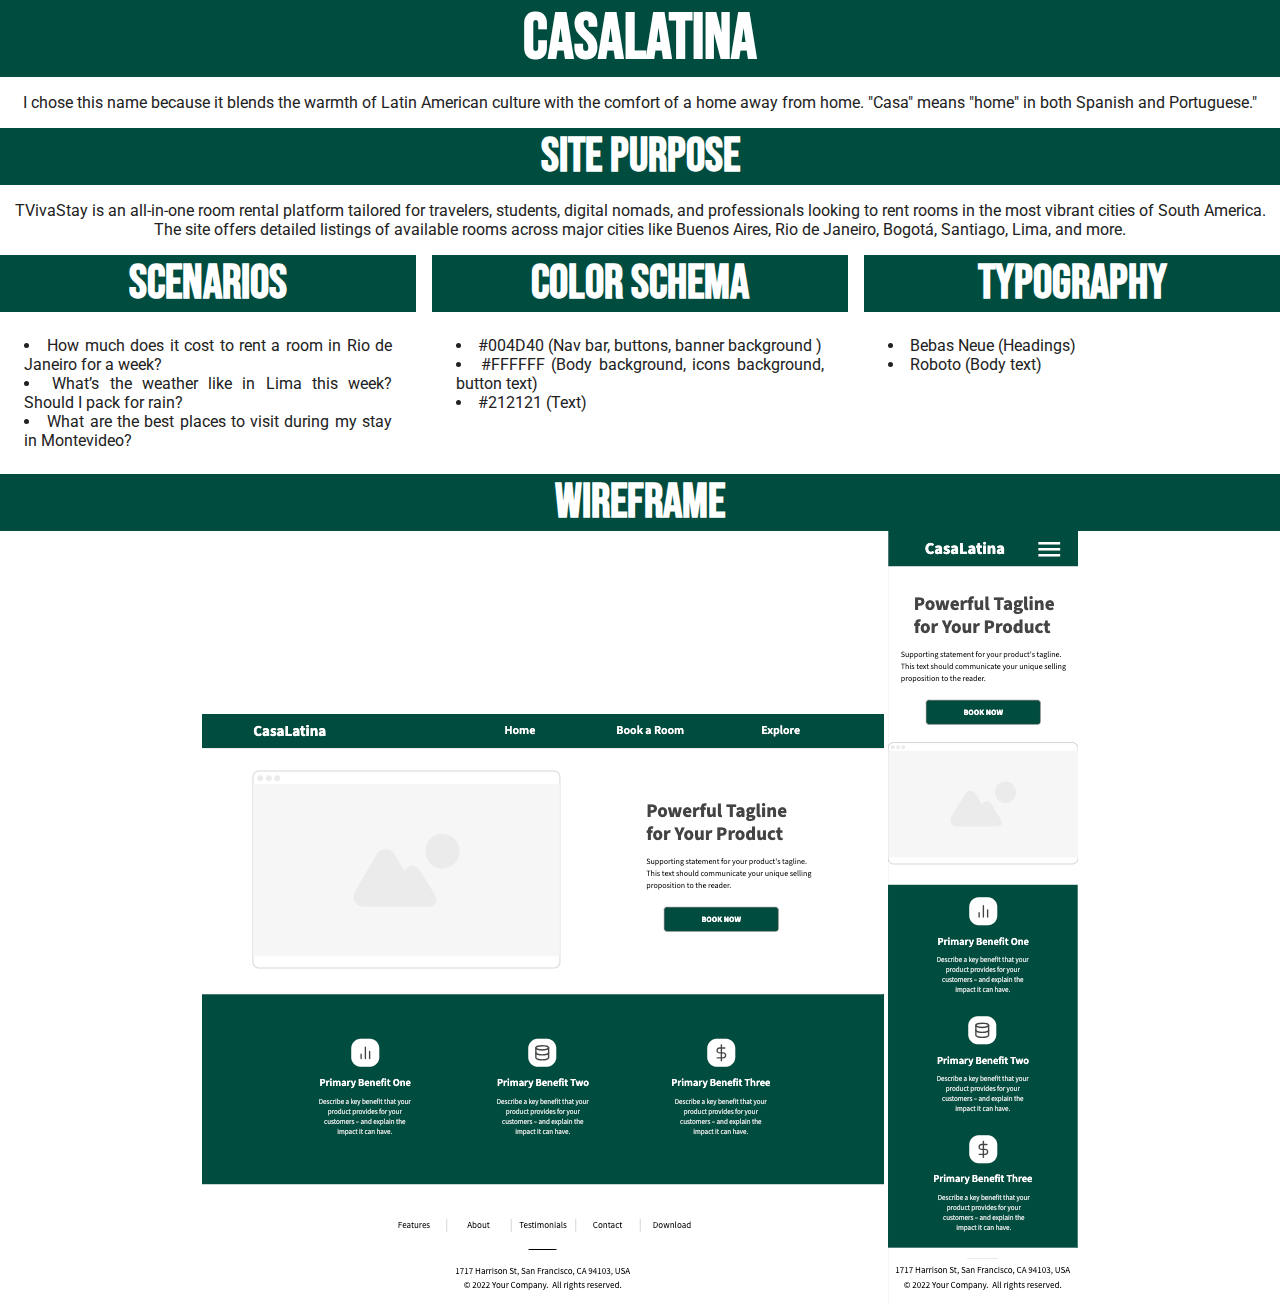
<file: finalproject/siteplan.html>
<!DOCTYPE html>
<html lang="en">
<head>
    <meta charset="UTF-8">
    <meta name="viewport" content="width=device-width, initial-scale=1.0">
    <meta name="author" content="Alexander Mendoza">
    <meta name="description" content="Site Plan for Rent-a-Goal, a soccer field booking service.">
    <link rel="preconnect" href="https://fonts.googleapis.com">
    <link rel="preconnect" href="https://fonts.gstatic.com" crossorigin>
    <link
        href="https://fonts.googleapis.com/css2?family=Bebas+Neue&family=Roboto:ital,wght@0,100..900;1,100..900&display=swap"
        rel="stylesheet">
    <link rel="stylesheet" href="styles/siteplan.css">
    <title>Site Plan</title>
</head>
<body>
    <h1>CasaLatina</h1>
    <p>I chose this name because it blends the warmth of Latin American culture with the comfort of a home away from home. "Casa" means "home" in both Spanish and Portuguese."
    </p>
    <div class="site-purpose">
        <h2>Site Purpose</h2>
        <p>TVivaStay is an all-in-one room rental platform tailored for travelers, students, digital nomads, and professionals
        looking to rent rooms in the most vibrant cities of South America. The site offers detailed listings of available rooms across major cities like Buenos Aires, Rio de Janeiro, Bogotá,
        Santiago, Lima, and more.
        </p>
    </div>
    <div class="info">
        <div class="scenarios">
            <h2>Scenarios</h2>
            <ul>
                <li>How much does it cost to rent a room in Rio de Janeiro for a week?</li>
                <li>What’s the weather like in Lima this week? Should I pack for rain?</li>
                <li>What are the best places to visit during my stay in Montevideo?</li>
            </ul>
        </div>
        <div class="color-schema">
            <h2>Color Schema</h2>
            <ul>
                <li>#004D40 (Nav bar, buttons, banner background )</li>
                <li>#FFFFFF (Body background, icons background, button text)</li>
                <li>#212121 (Text)</li>
            </ul>
        </div>
        <div class="typography">
            <h2>Typography</h2>
            <ul>
                <li>Bebas Neue (Headings)</li>
                <li>Roboto (Body text)</li>
            </ul>
        </div>
    </div>
    <h2>Wireframe</h2>
    <img src="images/casalatina-desktop.png" alt="Desktop wireframe">
    <img src="images/casalatina-mobile.png" alt="Mobile wireframe">
</body>
</html>
</file>
<file: styles/small.css>
:root {
    --primary-color: #1D4D72;
}

body {
    margin: 0;
    /* font-family: Verdana, Geneva, Tahoma, sans-serif; */
    font-family: Roboto, sans-serif;
}

/**************************** HEADER ******************************/

header {
    display: grid;
    grid-template-columns: 25px auto 44px;
    column-gap: 8px;
    padding: 5px 0;
    align-items: center;
    border-bottom: 1px solid var(--primary-color);
    margin: 0 1rem;
}

header img {
    display: block;
    width: 100%;
    height: auto;
}

header span {
    font-size: 1.1rem;
    color: var(--primary-color)
}

#menu {
    background: none;
    border: none;
    font-size: 1.7rem;
    cursor: pointer;
    color: var(--primary-color);
    font-family: Verdana, Geneva, Tahoma, sans-serif;
}

#menu::before {
    content: "\2630";
}

#menu.show::before {
    content: "\00D7";
}

/**************************** NAVIGATION ******************************/

.navigation {
    display: none;
}

.navigation.show {
    display: block;
}

.navigation ul {
    list-style: none;
    padding: 0;
    margin: 0;
}

.navigation a {
    display: block;
    text-decoration: none;
    color: var(--primary-color);
    padding: .5rem 10px;
    border-bottom: solid 1px var(--primary-color);
    font-size: 1.1rem;
}

.navigation .current {
    background-color: #eee;
}

.navigation a:hover {
    background-color: #D4A253;
}

/**************************** MAIN ******************************/

h1 {
    color: var(--primary-color);
    font-size: 1.1rem;
}

h2 {
    background-color: var(--primary-color);
    font-size: 1.1rem;
    color: white;
    text-align: center;
    padding: 0.5rem;
}

main {
    margin: 0 1rem;
    text-align: justify;
}

.about-me p {
    padding: 0.5rem;
    color: var(--primary-color);
    font-size: 1rem;
}

.photo img {
    width: 199px;
    height: 260px;
    display: block;
    margin: 1rem auto;
}

.filters {
    display: flex;
    gap: 1rem;
    padding: 0 1rem;
}

.filters button {
    background-color: black;
    color: white;
    flex: 1;
    border-radius: 10px;
    padding: 0.5rem 1rem;
    margin: 0;
    cursor: pointer;
}

.courses {
    margin: 1rem;
}

.courses button {
    display: block;
    width: 100%;
    margin-bottom: 10px;
    padding: 0.5rem;
}

.completed {
    background-color: #D4A253;
}

.completed::before {
    content: "\2713  ";
}

#total-credits {
    text-align: center;
}

/**************************** FOOTER ******************************/

footer {
    background-color: var(--primary-color);
    padding: 0.5rem;
    color: white;
    text-align: center;
    font-size: 0.9rem;
    margin: 0 1rem;
}

footer p {
    margin: 0.5rem;
}

.social {
    display: flex;
    justify-content: center;
    column-gap: 20px;
    margin-top: 0.5rem;
}

.social a {
    display: flex;
    justify-content: center;
    align-items: center;
    width: 44px;
    height: 44px;
    border: solid 1px white;
    border-radius: 22px;
}

.social img {
    width: 22px;
    height: 22px;
}

.social a:hover {
    background-color: #868484;
}
</file>
<file: styles/larger.css>
@media (min-width: 38rem) {

    header {
        grid-template-columns: 30px auto;
    }

    #menu {
        display: none;
    }

    .navigation {
        display: block;
        border-bottom: solid 1px var(--primary-color);
        margin: 0 1rem;
    }

    .navigation ul{
        display: flex;
    }

    .navigation a {
        border: none;
    }

    h1 {
        margin-left: 0.5rem;
        font-size: 1.5rem;
    }

    .cards {
        display: grid;
        grid-template-columns: 1fr 1fr;
        grid-template-rows: auto auto;
        column-gap: 1.5rem;
    }

    .certificate {

        grid-column: 1/3;
    }

    .courses {
        display: grid;
        grid-template-columns: repeat(3, 1fr);
        gap: 1rem;
    }

    .about-me p {
        padding: 1.5rem;
        color: var(--primary-color);
    }

}
</file>
<file: finalproject/styles/common.css>
:root {
    --primary-color: #F5EDE4;
    --secondary-color: #C9442E;
    --third-color: #1C6F65;
}

body {
    margin: 0;
    font-family: Roboto, sans-serif;
}

main {
    padding: 1rem;
}

/**************************** HEADER ******************************/

header {
    display: grid;
    grid-template-columns: 65px 1fr 35px;
    align-items: center;
    padding: 0.7rem;
    background-color: var(--primary-color);
}

header.show {
    grid-template-rows: auto auto;
}

header img {
    display: flex;
    width: 60px;
    height: auto;
}

header span {
    font-size: 1.5rem;
    text-align: left;
}

.casa {
    color: var(--secondary-color);
    font-weight: bold;
}

.latina {
    color: var(--third-color);
    font-weight: bold;
}

#menu {
    background: none;
    border: none;
    font-size: 2.4rem;
    cursor: pointer;
    color: var(--third-color);
    font-family: Verdana, Geneva, Tahoma, sans-serif;
    display: flex;
    justify-content: center;
    align-items: center;
}

#menu::before {
    content: "\2630";
}

#menu.show::before {
    content: "\00D7";
}

.navigation {
    display: none;
}


header.show {
    padding-top: 1.4rem;
}

.navigation.show {
    display: flex;
    grid-row: 2;
    grid-column: 1/4;
}

.navigation ul {
    list-style: none;
    padding: 0;
    margin: 0;
    width: 100%;
}

.navigation li {
    flex: 1;
    text-align: center;
}

.navigation a {
    display: block;
    text-decoration: none;
    color: var(--third-color);
    padding: .5rem 10px;
    font-size: 1.1rem;
    text-align: center;
    font-weight: bold;
}

.navigation li:hover {
    background-color: #D4A253;
}

.navigation #current {
    color: var(--secondary-color);
    font-weight: bold;
    text-decoration: underline;
}

/**************************** FOOTER ******************************/

footer {
    background-color: var(--primary-color);
    color: var(--third-color);
    padding: 0.6rem;
    text-align: center;
}

footer p {
    margin: 0.3rem;
    font-size: 0.8rem;
}

.social {
    display: flex;
    justify-content: center;
    column-gap: 20px;
    margin-top: 0.5rem;
    margin-bottom: 1rem;
}

.social a {
    display: flex;
    justify-content: center;
    align-items: center;
    width: 44px;
    height: 44px;
    border: solid 1px var(--secondary-color);
    border-radius: 22px;
}

.social img {
    width: 22px;
    height: 22px;
}

.social a:hover {
    background-color: #868484;
}


@media (min-width: 42rem) {

    main {
        margin: 0 auto;
        padding: 1rem;
        max-width: 1100px;
        background-color: #fff;
    }

    header {
        grid-template-columns: 70px 1fr 500px;
    }

    header span {
        font-size: 1.7rem;
    }

    .navigation {
        display: flex;
        justify-content: center;
        margin: 0;
    }

    #menu {
        display: none;
    }

    .navigation ul {
        display: flex;
        list-style: none;
        padding: 0;
        margin: 0;
        justify-content: space-around;
        width: 100%;
    }

    .navigation a {
        color: var(--third-color);
        text-decoration: none;
        border: none;
        font-size: 1.5rem;
        padding: 1rem 0;
    }

    #current {
        text-decoration: underline;
    }

    h1 {
        font-size: 1.7rem;
    }

    footer p {
        font-size: 0.9rem;
    }
}
</file>
<file: finalproject/styles/home.css>
#hero {
    width: 100%;
    height: auto;
    border-radius: 10px;
}

.info{
    text-align: center;
    height: 100%;
}

h1 {
    margin: 1rem 0 0 0;
    color: var(--secondary-color)
}

.info p {
    color: var(--third-color);
    padding: 1rem;
    margin : 0;
}

.cta-button {
    display:inline-flex;
    background-color: var(--primary-color);
    color: var(--third-color);
    border: 1px solid var(--third-color);
    border-radius: 8px;
    font-weight: bold;
    text-decoration: none;
    box-shadow: 0 4px 6px rgba(0, 0, 0, 0.2);
    padding: 0.7rem 1rem;
}

#spotlight {
    display: flex;
    flex-wrap: wrap;
    gap: 20px;
    margin: 1rem auto 0 auto;
}

.spotlight-card {
    background-color: var(--primary-color);
    border-radius: 8px;
    padding: 1rem;
    box-shadow: 0 4px 6px rgba(0, 0, 0, 0.1);
    display: flex;
    flex-direction: column;
    align-items: center;
    text-align: center;
}

.spotlight-card img {
    width: 40px;
    height: auto;
}

.spotlight-card h2 {
    font-size: 1.2rem;
}

footer {
    margin-top: 10px;
}

@media (min-width: 38rem) {

    .hero {
        display: grid;
        grid-template-columns: 1fr 1fr;
        gap: 20px;
    }

    picture {
        display: flex;
    }

    #hero {
        display: flex;
        align-self: center;
    }

    .info {
        display: flex;
        flex-direction: column;
        justify-content: center;
        align-items: center;
        padding: 10px;
    }

    #spotlight {
        display: grid;
        grid-template-columns: 1fr 1fr;
    }


}

@media (min-width: 50rem) {

    #spotlight {
        grid-template-columns: 1fr 1fr 1fr;
    }
}
</file>
<file: chamber/styles/small.css>
:root {
    --primary-color: #1D4D72;
}

body {
    margin: 0;
    font-family: Roboto, sans-serif;
}

/**************************** HEADER ******************************/

header {
    display: grid;
    grid-template-columns: 40px 1fr 35px;
    column-gap: 8px;
    align-items: center;
    border-bottom: 1px solid var(--primary-color);
    padding: 0.7rem;
}

header.show {
    grid-template-rows: auto auto;
}

header img {
    display: flex;
    width: 30px;
    height: auto;
}

header h1 {
    font-size: 1.1rem;
    color: var(--primary-color)

}

#menu {
    background: none;
    border: none;
    font-size: 1.9rem;
    cursor: pointer;
    color: var(--primary-color);
    font-family: Verdana, Geneva, Tahoma, sans-serif;
    display: flex;
    justify-content: center;
    align-items: center;
}

#menu::before {
    content: "\2630";
}

#menu.show::before {
    content: "\00D7";
}

.navigation {
    display: none;
}

.navigation.show {
    display: flex;
    grid-row: 2;
    grid-column: 1/4;
}

.navigation ul {
    list-style: none;
    padding: 0;
    margin: 0;
    width: 100%;
}

.navigation li {
    flex: 1;
    text-align: center;
}

.navigation a {
    display: block;
    text-decoration: none;
    color: var(--primary-color);
    padding: .5rem 10px;
    font-size: 1rem;
    text-align: center;
}

.navigation li:hover {
    background-color: #D4A253;
}

.current {
    font-weight: bold;
}

/**************************** MAIN ******************************/

main {
    margin: 0 auto;
    padding: 1rem;
    max-width: 1100px;
    background-color: #fff;
}

.buttons {
    display: flex;
    justify-content: center;
    align-items: center;
    gap: 1rem;
    padding: 0.8rem;
    border-bottom: solid 1px var(--primary-color);
    background-color: var(--primary-color);
}

button {
    cursor: pointer;
    height: 35px;
}

.buttons img {
    display: block;
    height: auto;
}

section {
    border: 1px solid rgb(0 0 0 / 10%);
    padding: 1rem;
    background-color: #ddd;
    text-align: center;
}

section a {
        font-size: 0.85rem;
        color: navy;
}

section h2 {
        font-size: 1.5rem;
        padding: 0.5rem;
        font-family: Verdana, Geneva, Tahoma, sans-serif;
    }

.grid {
    display: grid;
    grid-template-columns: repeat(auto-fit, minmax(280px, 1fr));
    grid-gap: 15px;
    align-items: center;
    margin: 1rem 0;
}

.grid section {
        text-align: center;
}

.grid section >* {
            margin: 0.1rem;
}

.grid section img {
        border: 1px solid #fff;
        box-shadow: 0 0 1rem #555;
        height: 100px;
        width: auto;
    }

.list {
    display: flex;
    flex-direction: column;
}

.list section {
        display: grid;
        grid-template-columns: 1fr;
        margin: 0;
        padding: 0.25rem;
}

.list section >* {
            margin: 0 1rem;
}

.list section img {
            display: none;
}

.list section:nth-child(even) {
            background-color: #bbb;
}

/**************************** FOOTER ******************************/

footer {
    background-color: var(--primary-color);
    color: #fff;
    padding: 1rem;
    text-align: center;
}

footer p {
    margin: 0.5rem;
}

.social {
    display: flex;
    justify-content: center;
    column-gap: 20px;
    margin-top: 0.5rem;
}

.social a {
    display: flex;
    justify-content: center;
    align-items: center;
    width: 44px;
    height: 44px;
    border: solid 1px white;
    border-radius: 22px;
}

.social img {
    width: 22px;
    height: 22px;
}

.social a:hover {
    background-color: #868484;
}
</file>
<file: chamber/styles/larger.css>
@media (min-width: 38rem) {

header {
    grid-template-columns: 70px 1fr auto;
}

header img {
    width: auto;
    height: 40px;
    margin-left: auto;
    margin-right: auto;
}

header span {
    font-size: 1.7rem;
}

.navigation {
    display: flex;
    justify-content: center;
}

#menu {
    display: none;
}

.navigation ul {
    display: flex;
    list-style: none;
    padding: 0;
    margin: 0;
    justify-content: space-around;
    width: 100%;
}

.navigation a {
    color: var(--primary-color);
    text-decoration: none;
    border: none;
    font-size: 1.5rem;
}

.current {
    border-bottom: solid 1px var(--primary-color);
}

h1 {
    font-size: 1.7rem;
}

.buttons {
    display: flex;
    justify-content: center;
    align-items: center;
    gap: 6rem;
    padding: 2rem;
    border-bottom: solid 1px var(--primary-color);
    background-color: var(--primary-color);
}

button {
    cursor: pointer;
    height: 55px;
}

.buttons img {
    display: block;
    width: 40px
}

}
</file>
<file: chamber/styles/common.css>
:root {
    --primary-color: #1D4D72;
}

body {
    margin: 0;
    font-family: Roboto, sans-serif;
}

main {
    padding: 1rem;
}

/**************************** HEADER ******************************/

header {
    display: grid;
    grid-template-columns: 40px 1fr 35px;
    column-gap: 8px;
    align-items: center;
    border-bottom: 1px solid var(--primary-color);
    padding: 0.7rem;
    background-color: var(--primary-color);
    min-height: 60px;
}

header.show {
    grid-template-rows: auto auto;
}

header img {
    display: flex;
    width: 30px;
    height: auto;
}

header span {
    font-size: 1.3rem;
    color: white;
    text-align: center;
}

#menu {
    background: none;
    border: none;
    font-size: 2.4rem;
    cursor: pointer;
    color: white;
    font-family: Verdana, Geneva, Tahoma, sans-serif;
    display: flex;
    justify-content: center;
    align-items: center;
}

#menu::before {
    content: "\2630";
}

#menu.show::before {
    content: "\00D7";
}

.navigation {
    display: none;
}


header.show {
    padding-top: 1.4rem;
}
.navigation.show {
    display: flex;
    grid-row: 2;
    grid-column: 1/4;
}

.navigation ul {
    list-style: none;
    padding: 0;
    margin: 0;
    width: 100%;
}

.navigation li {
    flex: 1;
    text-align: center;
}

.navigation a {
    display: block;
    text-decoration: none;
    color: white;
    padding: .5rem 10px;
    font-size: 1.1rem;
    text-align: center;
}

.navigation li:hover {
    background-color: #D4A253;
}

.navigation .current {
    font-weight: bold;
    text-decoration: underline;
}

/**************************** FOOTER ******************************/

footer {
    background-color: var(--primary-color);
    color: #fff;
    padding: 1rem;
    text-align: center;
}

footer p {
    margin: 0.5rem;
}

.social {
    display: flex;
    justify-content: center;
    column-gap: 20px;
    margin-top: 0.5rem;
}

.social a {
    display: flex;
    justify-content: center;
    align-items: center;
    width: 44px;
    height: 44px;
    border: solid 1px white;
    border-radius: 22px;
}

.social img {
    width: 22px;
    height: 22px;
}

.social a:hover {
    background-color: #868484;
}


@media (min-width: 38rem) {

    main {
        margin: 0 auto;
        padding: 1rem;
        max-width: 1100px;
        background-color: #fff;
    }

    header {
        grid-template-columns: 70px 1fr auto;
    }

    header img {
        width: auto;
        height: 40px;
        margin-left: auto;
        margin-right: auto;
    }

    header span {
        font-size: 1.7rem;
        text-align: left;
    }

    .navigation {
        display: flex;
        justify-content: center;
    }

    #menu {
        display: none;
    }

    .navigation ul {
        display: flex;
        list-style: none;
        padding: 0;
        margin: 0;
        justify-content: space-around;
        width: 100%;
    }

    .navigation a {
        color: white;
        text-decoration: none;
        border: none;
        font-size: 1.5rem;
    }

    .current {
        border-bottom: solid 1px white;
        font-weight: bold;
        text-decoration: underline;
    }

    h1 {
        font-size: 1.7rem;
    }
}
</file>
<file: chamber/styles/discover-small.css>
main {

}

h1 {
    text-align: center;
    color: var(--primary-color);
    font-size: 1.5rem;
}

#places {
    display: grid;
    gap: 10px;
}

section {
    display: grid;
    background-color: #ddd;
    text-align: center;
}

.place-card {
    overflow: hidden;
    display: grid;
    padding: 1rem;
    border-radius: 10px;
    grid-template-areas:
    "name"
    "image"
    "description"
    "address"
    "button";
}

.place-card h2 {
    margin: 0.7rem;
}

.place-card img {
    width: 100%;
    max-width: 300px;
    grid-area: image;
    border-radius: 10px;
    justify-self: center;
}

.place-card p {
    grid-area: description;
    margin: 15px 12px;
}

.place-card address {
    grid-area: address;
    margin-bottom: 10px;
}

.place-card button {
    grid-area: button;
    background-color: var(--primary-color);
    color: white;
    border-radius: 10px;
    width: 130px;
    height: 40px;
    justify-self: center;
}

#visit-message {
    margin-top: 2rem;
    text-align: center;
    color: var(--primary-color);
    font-size: 1.3rem;
}
</file>
<file: chamber/styles/discover-medium.css>
@media only screen and (min-width: 38rem) {

    .place-card {
            overflow: hidden;
            display: grid;
            padding: 1rem;
            border-radius: 10px;
            grid-template-areas:
                "image name"
                "image description"
                "image address"
                "image button";
        }

    .place-card img{
        align-self: center;
    }

    .place-card img:hover {
            box-shadow: 0 0 50px #333;
        }
}
</file>
<file: chamber/styles/discover-large.css>
@media only screen and (min-width: 64rem) {

    main {
        max-width: 1400px;
    }

    #places {
        grid-template-columns: 1fr 1fr;
    }
}
</file>
<file: chamber/styles/join.css>
body {
    font-family: Arial, sans-serif;
}

h1 {
    color: var(--primary-color);
    font-size: 1.5rem;
}

/************************* FORM *******************/

main {
    display: flex;
    flex-direction: column;
    gap: 20px;
    margin-bottom: 20px;
}

form {
    display: flex;
    flex-direction: column;
    gap: 1rem;
    max-width: 500px;
}

h1 {
    text-align: center;
    margin-bottom: 1rem;
}

label input[type="text"],
label input[type="email"],
label input[type="tel"],
textarea {
    min-height: 26px;
    padding: 8px;
    border: 1px solid var(--primary-color);
    border-radius: 8px;
}

label,
fieldset {
    display: flex;
    flex-direction: column;
    color: var(--primary-color);
}

input[type="radio"] {
    transform: scale(2);
    margin: 0.5rem 0;
    cursor: pointer;
    accent-color: var(--primary-color);
}

.radio-group label {
    cursor: pointer;
}

fieldset {
    border: 1px solid var(--primary-color);
    border-radius: 8px;
}

.radio-group {
    display: flex;
    gap: 1rem;
    justify-content: space-around;
}

@keyframes fadeInUp {
    to {
        opacity: 1;
        transform: translateY(0);
    }
}

input[type="submit"] {
    padding: 13px;
    background: var(--primary-color);
    color: #fff;
    font-size: 1.3rem;
    border: none;
    border-radius: 8px;
    cursor: pointer;
}

input[type="submit"]:hover {
    background: #bbb;
    color: black;
    border: 1px solid black;
}

label input[required] {
    border-left: solid 5px var(--primary-color);
}

/************************* CARDS *******************/

.membership-cards {
    display: flex;
    flex-direction: column;
    gap: 20px;
    text-align: center;
    padding: 10px 0;
    justify-content: center;
}

.card {
    background-color: #bbb;
    border: 1px solid rgb(0 0 0 / 10%);
    border-radius: 8px;
    border-top-right-radius: 30px;
    border-bottom-left-radius: 30px;
    padding: 1rem;
    box-shadow: 0 2px 4px rgba(0, 0, 0, 0.1);
    transition: transform 0.2s ease-in-out;
}

button {
    border-radius: 8px;
    padding: 13px 23px;
    cursor: pointer;
}

@keyframes fadeUp {
    0% {
        opacity: 0;
        transform: translateY(40px);
        background-color:var(--primary-color);
    }

    100% {
        opacity: 1;
        transform: translateY(0);
        background-color: #bbb;
    }
}

.membership-cards .card {
    opacity: 0;
    animation: fadeUp 1.8s ease forwards;
}

.membership-cards .card:nth-child(2) {
    animation-delay: 0.5s;
}

.membership-cards .card:nth-child(3) {
    animation-delay: 0.7s;
}

.membership-cards .card:nth-child(4) {
    animation-delay: 0.9s;
}

.membership-cards .card:nth-child(5) {
    animation-delay: 1.1s;
}

/************************* MODALS *******************/

dialog {
    padding: 1rem;
    margin: 13rem 2rem;
    border-radius: 12px;
    font-size: 0.95rem;
    text-align: center;
    background: var(--primary-color);
}

::backdrop {
    background-color: rgb(0 0 0 / 50%);
}

dialog h3 {
    margin: 1rem;
    font-size: 2rem;
    color: white;

}

dialog p {
    margin: 0.5rem 0;
    font-size: 1.1rem;
    color: white;
}


dialog ul {
    padding: 0;
    margin: 1rem;
}

dialog li {
    font-size: 1.2rem;
    list-style: none;
    margin: 0.5rem;
    color: white;
}

ul.bulleted li::before {
    content: "✅ ";
}

.apply-button:hover {
    background-color: var(--primary-color);
    color: white;
}

.close-btn {
    position: absolute;
    top: 0;
    right: 10px;
    background: none;
    border: none;
    font-size: 2.5rem;
    cursor: pointer;
    color: white;
    padding: 0;
}

@media (min-width: 38rem) {
    main {
        display: grid;
        grid-template-columns: 1fr 1fr;
    }

    dialog {
        position: fixed;
        top: 50%;
        left: 50%;
        transform: translate(-50%, -50%);
        margin: 0;
        padding: 2rem;
        width: 620px;
    }

    .close-btn {
        font-size: 3rem;
    }
}
</file>
<file: chamber/styles/thankyou.css>
h1 {
    text-align: center;
    font-size: 1.5rem;
}

#results p {
    font-size: 1rem;
    text-align: justify;
}

@media (min-width: 38rem) {
    main {
        padding: 5rem;
    }

    h1 {
        font-size: 3rem;
    }

    #results p {
        font-size: 1.5rem;
    }

}
</file>
<file: finalproject/styles/booking.css>
h1 {
    color: var(--third-color);
    font-size: 1.5rem;
}

/************************* FORM *******************/

main {
    display: flex;
    flex-direction: column;
    gap: 20px;
    margin-bottom: 20px;
}

form {
    display: flex;
    flex-direction: column;
    gap: 1rem;
    max-width: 500px;
}

h1 {
    text-align: center;
    margin-bottom: 1rem;
}

label input[type="text"],
label input[type="email"],
label input[type="tel"],
label input[type="date"],
label select {
    min-height: 26px;
    padding: 8px;
    border: 1px solid var(--third-color);
    border-radius: 8px;
}

label select {
    height: 44px;
}

label,
fieldset {
    display: flex;
    flex-direction: column;
    color: var(--third-color);
}

input[type="radio"] {
    transform: scale(2);
    margin: 0.5rem 0;
    cursor: pointer;
    accent-color: var(--third-color);
}

.radio-group label {
    cursor: pointer;
}

fieldset {
    border: 1px solid var(--third-color);
    border-radius: 8px;
}

.radio-group {
    display: flex;
    gap: 1rem;
    justify-content: space-around;
}

@keyframes fadeInUp {
    to {
        opacity: 1;
        transform: translateY(0);
    }
}

input[type="submit"] {
    padding: 13px;
    background: var(--third-color);
    color: #fff;
    font-size: 1.3rem;
    border: none;
    border-radius: 8px;
    cursor: pointer;
}

input[type="submit"]:hover {
    background: var(--secondary-color);
    color: black;
    border: 1px solid black;
}

label input[required], fieldset,label select {
    border-left: solid 5px var(--third-color);
}

#room-booked {
    text-align: center;
    margin: 0;
    font-size: 0.9rem;
    font-style: italic;
}

/************************* CARDS *******************/

.rooms-cards {
    display: flex;
    flex-direction: column;
    gap: 20px;
    text-align: center;
    padding: 10px 0;
    justify-content: center;
}

.card {
    background-color: var(--primary-color);
    border: 1px solid rgb(0 0 0 / 10%);
    border-radius: 8px;
    padding: 1rem;
    box-shadow: 0 2px 4px rgba(0, 0, 0, 0.1);
    transition: transform 0.2s ease-in-out;
}

button {
    border-radius: 8px;
    padding: 13px 23px;
    cursor: pointer;
}

@keyframes fadeUp {
    0% {
        opacity: 0;
        transform: translateY(40px);
        background-color: #bbb;
    }

    100% {
        opacity: 1;
        transform: translateY(0);
        background-color: var(--primary-color);
    }
}

.rooms-cards .card {
    opacity: 0;
    animation: fadeUp 1.8s ease forwards;
}

.rooms-cards .card:nth-child(2) {
    animation-delay: 0.5s;
}

.rooms-cards .card:nth-child(3) {
    animation-delay: 0.7s;
}

.rooms-cards .card:nth-child(4) {
    animation-delay: 0.9s;
}

.rooms-cards .card:nth-child(5) {
    animation-delay: 1.1s;
}

.apply-button {
    background-color: var(--secondary-color);
    color: white;
}

.apply-button:hover {
    background-color: var(--primary-color);
    color: black;
}

/************************* MODALS *******************/

dialog {
    position: fixed;
    top: 20%;
    left: 17.5%;
    transform: translate(-10%, -10%);
    padding: 1rem;
    border-radius: 12px;
    font-size: 0.95rem;
    text-align: center;
    background: var(--third-color);
}

::backdrop {
    background-color: rgb(0 0 0 / 50%);
}

dialog h3 {
    margin: 1rem;
    font-size: 2rem;
    color: white;

}

dialog p {
    margin: 0.5rem 0;
    font-size: 1.1rem;
    color: white;
}


dialog ul {
    padding: 0;
    margin: 1rem;
}

dialog li {
    font-size: 1.2rem;
    list-style: none;
    margin: 0.5rem;
    color: white;
    text-align: center;
}

ul.bulleted li::before {
    content: "✔ ";
}

.close-btn {
    position: absolute;
    top: 0;
    right: 10px;
    background: none;
    border: none;
    font-size: 2.5rem;
    cursor: pointer;
    color: white;
    padding: 0;
}

@media (min-width: 38rem) {
    main {
        display: grid;
        grid-template-columns: 1fr 1fr;
    }

    dialog {
        position: fixed;
        top: 50%;
        left: 50%;
        transform: translate(-50%, -50%);
        margin: 0;
        padding: 2rem;
        width: 620px;
    }

    .close-btn {
        font-size: 3rem;
    }

    .card {
        margin: 0 80px;
    }
}
</file>
<file: finalproject/styles/confirmation.css>
h1 {
    text-align: center;
    font-size: 1.2rem;
    color: var(--third-color)
}

#confirmation-message p {
    font-size: 1rem;
    text-align: justify;
    color: var(--third-color)
}

@media (min-width: 38rem) {
    main {
        padding: 5rem;
    }

    h1 {
        font-size: 2.5rem;
    }

    #confirmation-message p {
        font-size: 1.2rem;
    }

}
</file>
<file: finalproject/styles/explore.css>
h1 {
    color: var(--third-color);
    text-align: center;
}

main>p{
    color: var(--third-color);
}

.filters {
    display: flex;
    flex-wrap: wrap;
    justify-content: center;
    gap: 20px;
    margin: 20px;
}

.filters button {
    background-color: var(--primary-color);
    color: var(--third-color);
    border: none;
    padding: 10px 20px;
    border-radius: 5px;
    cursor: pointer;
    border: 1px solid var(--third-color);
}

h2 {
    text-align: center;
}

.city-info p{
    text-align: justify;
    margin: 0 1rem;
}

.flag {
    display: flex;
    justify-content: center;
    align-items: center;
}

.city-info img {
    max-width: 80%;
    height: auto;
    border-radius: 10px;
    align-self: center;
    justify-self: center;
    border: 1px solid black;
}

.places-section {
    display: flex;
    flex-direction: column;
    gap: 20px;
    padding-top: 20px;
}

.place-card{
    background-color: var(--primary-color);
    border-radius: 8px;
    padding: 1rem;
    box-shadow: 0 4px 6px rgba(0, 0, 0, 0.1);
    display: flex;
    flex-direction: column;
    align-items: center;
    text-align: center;
}

.place-card img {
    width: 100%;
    height: auto;
    border-radius: 8px;
}

footer {
    margin-top: 10px;
}


@media (min-width: 38rem) {

#places {
    display: flex;
    flex-direction: column;
    gap: 20px;
}


.city-info {
    display: grid;
    grid-template-columns: 1fr 1fr;
    padding: 20px 0;
}

h2 {
    margin: 0;
}

.city-info p{
    margin: 0 2rem;
    text-align: justify;
}

.info {
    display: flex;
    flex-direction: column;
    justify-content: center;
    gap: 10px;
}

.places-section {
    display: grid;
    grid-template-columns: 1fr 1fr;
    gap: 20px;
    padding-top: 0;
}

}

@media (min-width: 64rem) {

    .places-section{
        grid-template-columns: 1fr 1fr 1fr;
    }

    .place-card:nth-child(4){
        grid-column: 2;
    } 
}
</file>
<file: finalproject/styles/siteplan.css>
body {
    background-color: white;
    text-align: center;
    font-family: 'Roboto', sans-serif;
    color: #212121;
    margin: 0;
}

h1,
h2 {
    font-family: 'Bebas Neue', sans-serif;
    color: white;
    background-color: #004D40;
    padding: 0;
    margin: 0;
}

h1 {
    font-size: 4rem;
}

h2 {
    font-size: 3rem;
}

.info {
    display: grid;
    justify-content: space-around;
    grid-template-columns: repeat(3, 1fr);
    grid-template-rows: auto;
    gap: 1rem;
}

ul {
    list-style-position: inside;
    text-align: left;
    padding: 1.5rem;
    margin: 0;
    color: #212121;
    text-align: justify;

}
</file>
